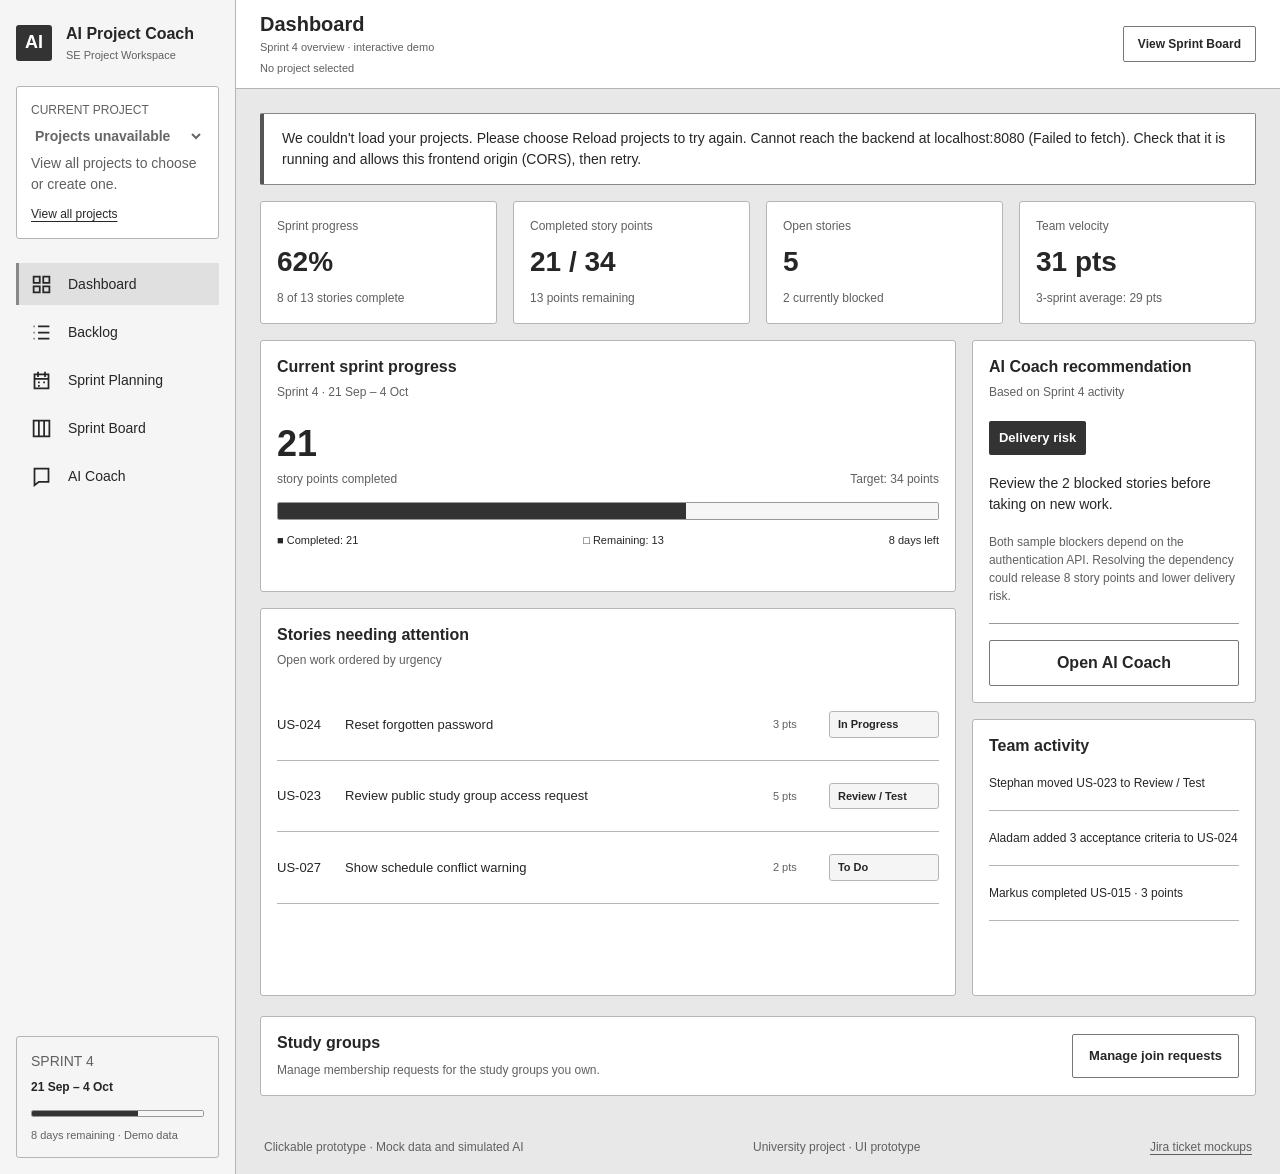
<file: frontend/index.html>
<!DOCTYPE html>
<html lang="en">
<head>
    <meta charset="UTF-8">
    <meta name="viewport" content="width=device-width, initial-scale=1.0">
    <title>AI Project Coach</title>
    <link rel="stylesheet" href="css/style.css">
</head>
<body>
    <a class="skip-link" href="#main-content">Skip to content</a>
    <div class="app-layout">
        <aside class="sidebar">
            <a class="brand" href="#dashboard" aria-label="AI Project Coach dashboard">
                <span class="brand-mark" aria-hidden="true">AI</span>
                <span>AI Project Coach<span class="brand-caption">SE Project Workspace</span></span>
            </a>
            <div class="project-selector">
                <label for="current-project">Current project</label>
                <select id="current-project" name="current-project" disabled>
                    <option value="">Loading projects…</option>
                </select>
                <p id="current-project-description">Projects</p>
                <a class="project-overview-link" href="#projects">View all projects</a>
            </div>
            <nav aria-label="Main navigation">
                <ul class="nav-list">
                    <li><a class="nav-link is-active" href="#dashboard" aria-current="page"><svg class="nav-icon" viewBox="0 0 24 24" fill="none" stroke="currentColor" stroke-width="2" aria-hidden="true"><path d="M3 3h7v7H3zM14 3h7v7h-7zM3 14h7v7H3zM14 14h7v7h-7z"/></svg>Dashboard</a></li>
                    <li><a class="nav-link" href="#backlog"><svg class="nav-icon" viewBox="0 0 24 24" fill="none" stroke="currentColor" stroke-width="2" aria-hidden="true"><path d="M8 5h13M8 12h13M8 19h13M3 5h1M3 12h1M3 19h1"/></svg>Backlog</a></li>
                    <li><a class="nav-link" href="#sprint-planning"><svg class="nav-icon" viewBox="0 0 24 24" fill="none" stroke="currentColor" stroke-width="2" aria-hidden="true"><path d="M4 5h16v16H4zM4 10h16M8 2v6M16 2v6M8 14h2M14 14h2M8 18h2"/></svg>Sprint Planning</a></li>
                    <li><a class="nav-link" href="#sprint-board"><svg class="nav-icon" viewBox="0 0 24 24" fill="none" stroke="currentColor" stroke-width="2" aria-hidden="true"><path d="M3 3h18v18H3zM9 3v18M15 3v18"/></svg>Sprint Board</a></li>
                    <li><a class="nav-link" href="#ai-coach"><svg class="nav-icon" viewBox="0 0 24 24" fill="none" stroke="currentColor" stroke-width="2" aria-hidden="true"><path d="M4 3h16v15H9l-5 4z"/></svg>AI Coach</a></li>
                </ul>
            </nav>
            <section class="sidebar-footer" aria-labelledby="sidebar-sprint-title">
                <h2 id="sidebar-sprint-title">SPRINT 4</h2>
                <p><strong>21 Sep – 4 Oct</strong></p>
                <progress value="21" max="34" aria-label="Sprint summary: 21 of 34 points complete">62%</progress>
                <span class="sidebar-caption">8 days remaining · Demo data</span>
            </section>
        </aside>

        <div class="main-layout">
            <header class="app-header">
                <div><h1 id="app-page-title" tabindex="-1">Dashboard</h1><p id="app-page-subtitle">Sprint 4 overview · interactive demo</p><p id="workspace-project-context">Loading project context…</p></div>
                <div class="header-actions">
                    <button class="request-button request-button-primary header-action project-create-trigger" data-page="projects" type="button" hidden>Create Project</button>
                    <a id="header-sprint-board" class="request-button" href="#sprint-board">View Sprint Board</a>
                    <button id="reload-stories" class="request-button header-action" data-page="backlog" type="button" hidden>Reload stories</button>
                    <a class="request-button header-action" data-page="backlog" href="#story-assistant" hidden>Generate with AI</a>
                    <button class="request-button request-button-primary header-action" data-page="backlog" id="create-story" type="button" disabled hidden>Create User Story</button>
                    <span class="status-badge header-action" data-page="story-assistant" hidden>AI-assisted demo draft</span>
                    <button class="request-button header-action" data-page="sprint-planning" id="end-voting" type="button" hidden>End Voting</button>
                    <button class="request-button request-button-primary header-action" data-page="sprint-planning" id="add-to-sprint" type="button" hidden>Add to Sprint 5</button>
                    <a class="request-button request-button-primary header-action" data-page="sprint-board" href="#backlog" hidden>Add Story</a>
                    <button class="request-button header-action" data-page="ai-coach" id="export-summary" type="button" hidden>Export Summary</button>
                    <button class="request-button request-button-primary header-action" data-page="ai-coach" id="start-retro" type="button" hidden>Start Team Retrospective</button>
                </div>
            </header>

            <main id="main-content" tabindex="-1">
                <p id="demo-feedback" class="request-message" role="status" aria-atomic="true"></p>
                <section id="dashboard" class="page" aria-labelledby="dashboard-title">
                    <div class="page-heading dashboard-heading">
                        <h2 id="dashboard-title" tabindex="-1">Dashboard</h2><p>Sprint 4 overview · interactive demo</p>
                    </div>

                    <div class="overview-grid">
                        <article class="overview-card" aria-labelledby="progress-label">
                            <h3 id="progress-label">Sprint progress</h3>
                            <p class="card-value">62%</p>
                            <p class="card-description">8 of 13 stories complete</p>
                        </article>
                        <article class="overview-card" aria-labelledby="points-label">
                            <h3 id="points-label">Completed story points</h3>
                            <p class="card-value">21 / 34</p>
                            <p class="card-description">13 points remaining</p>
                        </article>
                        <article class="overview-card" aria-labelledby="stories-label">
                            <h3 id="stories-label">Open stories</h3>
                            <p class="card-value">5</p>
                            <p class="card-description">2 currently blocked</p>
                        </article>
                        <article class="overview-card" aria-labelledby="velocity-label">
                            <h3 id="velocity-label">Team velocity</h3>
                            <p class="card-value">31 pts</p>
                            <p class="card-description">3-sprint average: 29 pts</p>
                        </article>
                    </div>

                    <div class="dashboard-columns">
                        <div class="dashboard-primary">
                            <article class="panel sprint-panel" aria-labelledby="current-sprint-title">
                                <h3 id="current-sprint-title">Current sprint progress</h3>
                                <p class="panel-subtitle">Sprint 4 · 21 Sep – 4 Oct</p>
                                <p class="sprint-total">21</p>
                                <div class="progress-label"><span>story points completed</span><span>Target: 34 points</span></div>
                                <progress value="21" max="34" aria-label="Current sprint progress: 21 of 34 story points complete">62%</progress>
                                <div class="progress-legend"><span>■ Completed: 21</span><span>□ Remaining: 13</span><span>8 days left</span></div>
                            </article>

                            <article class="panel attention-panel" aria-labelledby="attention-title">
                                <h3 id="attention-title">Stories needing attention</h3>
                                <p class="panel-subtitle">Open work ordered by urgency</p>
                                <ul class="story-list">
                                    <li><span>US-024</span><span>Reset forgotten password</span><span class="story-points">3 pts</span><span class="status-badge">In Progress</span></li>
                                    <li><span>US-023</span><span>Review public study group access request</span><span class="story-points">5 pts</span><span class="status-badge">Review / Test</span></li>
                                    <li><span>US-027</span><span>Show schedule conflict warning</span><span class="story-points">2 pts</span><span class="status-badge">To Do</span></li>
                                </ul>
                            </article>
                        </div>

                        <div class="dashboard-secondary">
                            <article class="panel coach-panel" aria-labelledby="recommendation-title">
                                <h3 id="recommendation-title">AI Coach recommendation</h3>
                                <p class="panel-subtitle">Based on Sprint 4 activity</p>
                                <span class="risk-badge">Delivery risk</span>
                                <p class="recommendation-copy">Review the 2 blocked stories before taking on new work.</p>
                                <p class="panel-copy">Both sample blockers depend on the authentication API. Resolving the dependency could release 8 story points and lower delivery risk.</p>
                                <div class="panel-action"><a class="request-button" href="#ai-coach">Open AI Coach</a></div>
                            </article>

                            <article class="panel activity-panel" aria-labelledby="activity-title">
                                <h3 id="activity-title">Team activity</h3>
                                <ul class="activity-list">
                                    <li>Stephan moved US-023 to Review / Test</li>
                                    <li>Aladam added 3 acceptance criteria to US-024</li>
                                    <li>Markus completed US-015 · 3 points</li>
                                </ul>
                            </article>
                        </div>
                    </div>

                    <article class="panel study-groups-panel" aria-labelledby="study-groups-title">
                        <div><h3 id="study-groups-title">Study groups</h3><p class="panel-copy">Manage membership requests for the study groups you own.</p></div>
                        <a class="request-button" href="#join-requests">Manage join requests</a>
                    </article>
                </section>

                <section id="projects" class="page" aria-labelledby="projects-title" hidden>
                    <div class="page-heading">
                        <h2 id="projects-title">Project Overview</h2>
                        <p>Select a project to view its details and continue in the workspace.</p>
                    </div>
                    <p class="project-demo-note">Projects and manual stories are stored after a successful save. Dashboard and sprint tools still show sample data.</p>
                    <p id="project-success" class="request-message" role="status" aria-atomic="true"></p>
                    <p id="project-error" class="request-message request-message-error" role="alert" aria-atomic="true"></p>
                    <div class="toolbar">
                        <p id="project-count" class="project-count" role="status" aria-atomic="true">Loading projects…</p>
                        <button id="reload-projects" class="request-button" type="button">Reload projects</button>
                    </div>
                    <div id="projects-empty" class="panel project-empty" hidden>
                        <h3>No projects yet</h3>
                        <p>Create your first project to get started.</p>
                        <button class="request-button request-button-primary project-create-trigger" type="button">Create Project</button>
                    </div>
                    <ul id="project-list" class="project-grid" aria-label="Your projects" aria-busy="true"></ul>
                    <article id="project-details" class="panel project-details" aria-labelledby="project-details-title" hidden>
                        <p class="field-help">Selected project</p>
                        <h3 id="project-details-title" tabindex="-1"></h3>
                        <p id="project-details-description" class="panel-copy"></p>
                        <p class="field-help">Continue to the existing demo dashboard, backlog, and sprint tools.</p>
                        <a class="request-button request-button-primary" href="#dashboard">Open workspace</a>
                    </article>
                    <noscript><p>Enable JavaScript to view, select, and create projects.</p></noscript>
                </section>

                <section id="backlog" class="page" aria-labelledby="backlog-title" hidden>
                    <div class="page-heading"><h2 id="backlog-title">Backlog &amp; User Story Management</h2><p>Create, refine, prioritise, and prepare stories for sprint planning</p></div>
                    <div class="toolbar">
                        <label class="search-field"><span class="sr-only">Search user stories</span><input id="backlog-search" type="search" placeholder="Search user stories…"></label>
                        <label><span class="sr-only">Filter backlog priority</span><select id="backlog-priority"><option value="">Priority: All</option><option>High</option><option>Medium</option><option>Low</option></select></label>
                        <label><span class="sr-only">Filter backlog status</span><select id="backlog-status"><option value="">Status: All</option><option>Backlog</option><option>Ready</option><option>Draft</option><option>Refine</option><option>In Sprint</option></select></label>
                        <p id="backlog-count" class="toolbar-summary" role="status"></p>
                    </div>
                    <p id="backlog-error" class="request-message request-message-error" role="alert" aria-atomic="true"></p>
                    <div class="table-panel"><table><caption class="sr-only">Stories in the selected project</caption><thead><tr><th scope="col">ID</th><th scope="col">User story</th><th scope="col">Priority</th><th scope="col">Points</th><th scope="col">Status</th><th scope="col"><span class="sr-only">Actions</span></th></tr></thead><tbody id="backlog-rows" aria-busy="false"></tbody></table><p id="backlog-empty" class="empty-notice" hidden>No stories match your filters. Try another search or choose All.</p><p class="table-footer">Manual user stories are saved to the selected project.</p></div>
                    <article id="ai-draft-previews" class="panel spaced-button" hidden><h3>AI draft previews · Not saved</h3><p class="field-help">These local assistant drafts reset on refresh and are separate from the saved project backlog.</p><ul id="ai-draft-list"></ul></article>
                </section>

                <section id="story-assistant" class="page" data-nav-parent="backlog" aria-labelledby="assistant-title" hidden>
                    <div class="page-heading"><h2 id="assistant-title">AI User Story Assistant</h2><p>Turn a natural-language requirement into a structured backlog item</p></div>
                    <div class="assistant-grid">
                        <div class="stack">
                            <article class="panel"><h3>1. Describe the requirement</h3><p class="panel-subtitle">Write what the user needs in plain language. Include relevant constraints or business rules.</p>
                                <label class="sr-only" for="story-requirement">Requirement</label><textarea id="story-requirement" rows="7" maxlength="1000">Students should be able to request access to a public study group. The owner needs to approve the request before the student can see private posts.</textarea>
                                <p class="field-help">Be specific about the actor and desired outcome. <span id="requirement-count"></span></p>
                                <button id="generate-story" class="request-button request-button-primary full-width" type="button">Generate User Story</button><p class="field-help">Demo only: shows a sample draft; no AI service is connected.</p>
                            </article>
                            <article class="panel grow"><h3>Project context</h3><p class="panel-subtitle">Context helps the assistant create a more relevant draft.</p><label class="field-label" for="product-area">Product area</label><select id="product-area"><option>Study Groups</option></select><label class="field-label" for="primary-user">Primary user</label><select id="primary-user"><option>University student</option></select></article>
                        </div>
                        <article class="panel"><h3>2. Review AI-generated story</h3><p class="panel-subtitle">Check the wording and acceptance criteria before adding this item to the backlog.</p>
                            <div class="draft-story"><div class="panel-heading"><h4>Suggested user story</h4><span class="status-badge">Priority: Medium</span></div><label class="sr-only" for="suggested-story">Suggested story text</label><textarea id="suggested-story" rows="5">As a university student,
I want to request access to a public study group,
so that I can participate after the group owner approves me.</textarea></div>
                            <div class="panel-heading"><h4>Suggested acceptance criteria</h4><span class="muted">4 criteria</span></div>
                            <ul class="criteria-list"><li>Given I am viewing a public study group, when I select Join, then my request is sent to the group owner.</li><li>The group owner receives a notification containing my name and study interests.</li><li>I see a Pending status until the owner approves or declines the request.</li><li>I cannot submit a second request while one is pending.</li></ul>
                            <div class="panel-action action-row"><span class="field-help">Review the sample output for accuracy before saving.</span><button id="add-draft" class="request-button request-button-primary" type="button">Add to Backlog</button></div>
                        </article>
                    </div>
                </section>

                <section id="sprint-planning" class="page" aria-labelledby="planning-title" hidden>
                    <div class="page-heading"><h2 id="planning-title">Sprint Planning &amp; Planning Poker</h2><p>Plan sprints for the selected project · Planning Poker demo below</p></div>
                    <div id="sprint-management" class="stack" aria-busy="false">
                        <p id="sprint-success" class="request-message" role="status" aria-atomic="true"></p>
                        <p id="sprint-error" class="request-message request-message-error" role="alert" aria-atomic="true" tabindex="-1"></p>
                        <div class="sprint-management-grid">
                            <article class="panel" aria-labelledby="create-sprint-title">
                                <h3 id="create-sprint-title">Create sprint</h3>
                                <p class="field-help">Saved to the selected project after the backend confirms success.</p>
                                <form id="sprint-form" novalidate>
                                    <label class="field-label" for="sprint-name">Sprint name (required)</label>
                                    <input id="sprint-name" name="name" type="text" maxlength="100" required aria-describedby="sprint-name-error" disabled>
                                    <p id="sprint-name-error" class="story-field-error" role="alert"></p>
                                    <div class="form-grid">
                                        <div><label class="field-label" for="sprint-start">Start date (required)</label><input id="sprint-start" name="startDate" type="date" required aria-describedby="sprint-start-error" disabled><p id="sprint-start-error" class="story-field-error" role="alert"></p></div>
                                        <div><label class="field-label" for="sprint-end">End date (required)</label><input id="sprint-end" name="endDate" type="date" required aria-describedby="sprint-end-error" disabled><p id="sprint-end-error" class="story-field-error" role="alert"></p></div>
                                    </div>
                                    <label class="field-label" for="sprint-goal">Sprint goal (optional)</label>
                                    <textarea id="sprint-goal" name="goal" rows="3" disabled></textarea>
                                    <div class="panel-action"><button id="create-sprint" class="request-button request-button-primary" type="submit" disabled>Create sprint</button></div>
                                </form>
                            </article>
                            <article class="panel" aria-labelledby="project-sprints-title">
                                <h3 id="project-sprints-title">Project sprints</h3>
                                <p id="sprint-load-status" class="field-help" role="status" aria-atomic="true">Select a project to plan its sprints.</p>
                                <div class="toolbar">
                                    <label for="planning-sprint">Selected sprint</label>
                                    <select id="planning-sprint" disabled><option value="">Select a sprint</option></select>
                                    <button id="reload-sprints" class="request-button" type="button" disabled>Reload planning</button>
                                </div>
                                <p id="sprints-empty" class="empty-notice" hidden>No sprints yet. Use Create sprint to add the first one.</p>
                                <div id="planning-sprint-details" hidden>
                                    <h4 id="planning-sprint-name" tabindex="-1"></h4>
                                    <p id="planning-sprint-dates" class="panel-copy"></p>
                                    <h4>Sprint goal</h4>
                                    <p id="planning-sprint-goal" class="sprint-goal"></p>
                                    <p class="field-help">Goals are set when creating a sprint. Editing an existing goal is not supported yet.</p>
                                </div>
                            </article>
                        </div>
                        <article class="panel" aria-labelledby="sprint-stories-title">
                            <h3 id="sprint-stories-title">Assign project stories</h3>
                            <p class="field-help">Choose a sprint above. Stories assigned to another sprint must be removed there first.</p>
                            <p id="sprint-story-summary" role="status" aria-atomic="true">Select a project and sprint to view its stories.</p>
                            <div class="table-panel">
                                <table><caption class="sr-only">Stories belonging to the selected project and their sprint assignments</caption><thead><tr><th scope="col">ID</th><th scope="col">User story</th><th scope="col">Assignment</th><th scope="col">Action</th></tr></thead><tbody id="sprint-story-rows"></tbody></table>
                            </div>
                            <p id="sprint-stories-empty" class="empty-notice" hidden>No stories in this project. <a href="#backlog">Create a user story in Backlog</a>, then reload planning.</p>
                        </article>
                    </div>
                    <div class="poker-demo-heading"><h3>Planning Poker · Existing demo</h3><p class="field-help">The sample story, estimates, and header voting actions below remain a separate demo. Use Assign and Remove above to save real sprint assignments.</p></div>
                    <article class="panel selected-story"><h3>Selected user story</h3><div class="selected-story-grid"><div><p><strong>US-026</strong> <span class="status-badge">Medium</span> <span class="status-badge">Study Groups</span></p><h4>Request access to a public study group</h4><p>As a university student, I want to request access to a public study group, so that I can participate after the group owner approves me.</p></div><div><h4>Acceptance criteria (4)</h4><ul class="criteria-list compact"><li>Join request is sent to the group owner</li><li>Student sees a Pending status</li><li>Duplicate requests are prevented</li><li>Private posts stay hidden until approval</li></ul></div></div></article>
                    <div class="planning-grid">
                        <article class="panel"><h3>Team estimates</h3><p id="voting-description" class="panel-subtitle">Votes are revealed. Discuss the difference before agreeing a final estimate.</p><div id="team-estimates" class="estimate-grid"></div>
                            <fieldset class="vote-fieldset"><legend>Your estimate</legend><p id="selected-estimate" role="status">Selected: 5 points</p><div id="vote-options" class="vote-options" role="group" aria-label="Choose your estimate"></div></fieldset>
                        </article>
                        <article class="panel"><h3>AI-generated estimate</h3><p class="panel-subtitle">Comparable stories and acceptance criteria were considered. Sample analysis only.</p><div class="estimate-suggestion"><h4>Suggested estimate</h4><strong>5</strong><span>story points</span></div><h4>Why 5 points?</h4><p class="panel-copy">The story includes a request workflow, a new Pending state, one notification, and duplicate-request validation. Similar stories averaged 4.7 points.</p><div class="panel-action"><p class="field-help">Confidence: Medium · Team range: 3–8</p><button id="use-estimate" class="request-button full-width" type="button">Use 5 as Final Estimate</button></div></article>
                    </div>
                </section>

                <section id="sprint-board" class="page" aria-labelledby="board-title" hidden>
                    <div class="page-heading"><h2 id="board-title">Sprint Board</h2><p>Sprint 4 · 21 of 34 story points completed · 8 days remaining</p></div>
                    <div class="toolbar"><label><span class="sr-only">Sprint</span><select><option>Sprint 4</option></select></label><label><span class="sr-only">Filter assignee</span><select id="board-assignee"><option value="">Assignee: All</option><option value="SG">Serhat Goektas</option><option value="AM">Aladam Mishref</option><option value="SL">Stephan Lottes</option><option value="EMM">Enrique Morales Mesino</option><option value="NA">Nuri Ali</option><option value="MR">Markus Rizkalla</option></select></label><label><span class="sr-only">Filter board priority</span><select id="board-priority"><option value="">Priority: All</option><option>High</option><option>Medium</option><option>Low</option></select></label><p id="board-count" class="toolbar-summary" role="status"></p></div>
                    <div id="board-columns" class="board-grid"></div>
                </section>

                <section id="ai-coach" class="page" aria-labelledby="coach-title" hidden>
                    <div class="page-heading"><h2 id="coach-title">AI Retrospective / Project Coach</h2><p>Sprint 4 completed · Sample AI analysis from board history and team activity</p></div>
                    <div class="overview-grid"><article class="overview-card"><h3>Planned story points</h3><p class="card-value">34</p><p class="card-description">13 total stories</p></article><article class="overview-card"><h3>Completed story points</h3><p class="card-value">21</p><p class="card-description">8 completed stories</p></article><article class="overview-card"><h3>Carry-over stories</h3><p class="card-value">5</p><p class="card-description">13 points · 5 carry-over stories</p></article><article class="overview-card"><h3>Average cycle time</h3><p class="card-value">4.2 days</p><p class="card-description">0.8 days slower than Sprint 3</p></article></div>
                    <div class="retro-grid"><div class="stack"><article class="panel"><h3>Sprint outcome</h3><p class="panel-subtitle">Planned versus completed points</p><div class="progress-label"><span>Planned</span><strong>34 pts · 13 stories</strong></div><progress value="34" max="34" aria-label="Planned: 34 story points">34</progress><div class="progress-label"><span>Completed</span><strong>21 pts · 8 stories</strong></div><progress value="21" max="34" aria-label="Completed: 21 of 34 story points">21</progress></article><article class="panel grow"><h3>Delivery signals</h3><dl class="signal-list"><div><dt>Stories completed</dt><dd>8 / 13</dd></div><div><dt>Blocked time</dt><dd>6.5 days</dd></div><div><dt>Reopened stories</dt><dd>2</dd></div><div><dt>Scope added mid-sprint</dt><dd>5 pts</dd></div></dl></article></div>
                        <article class="panel"><h3>AI Coach analysis</h3><p class="panel-subtitle">AI identifies possible problems and suggests improvements. The team discusses and decides what to do. Demo analysis only.</p><div class="analysis-grid"><div><div class="panel-heading"><h4>Possible problems</h4><span class="risk-badge">AI detected 3</span></div><div class="analysis-card"><h5>! Authentication work is blocking delivery</h5><span class="muted">High impact</span><p>Two stories waited more than three days for the same API dependency.</p></div><div class="analysis-card"><h5>! Review work is clustering late</h5><span class="muted">Medium impact</span><p>Six of eight completed stories entered review in the final three sprint days.</p></div><div class="analysis-card"><h5>! Mid-sprint scope increased delivery pressure</h5><span class="muted">Medium impact</span><p>5 story points were added after the sprint started, increasing the committed workload.</p></div></div>
                            <div><h4>Suggested improvements for Sprint 5</h4><span class="status-badge">Next sprint</span><ol class="improvement-list"><li><h5>Schedule an authentication dependency check</h5><p>Confirm API ownership and test data before Sprint 5 begins.</p></li><li><h5>Set a daily review handoff</h5><p>Reserve 30 minutes each afternoon for code review and QA assignment.</p></li><li><h5>Protect the sprint scope</h5><p>Avoid adding new work during an active sprint unless equivalent scope is removed or the change is explicitly agreed by the team.</p></li></ol><button id="create-actions" class="request-button request-button-primary full-width" type="button">Create Sprint 5 Action Items</button><button id="ask-coach" class="request-button full-width spaced-button" type="button">Ask AI Coach a Follow-up</button><div id="coach-followup" hidden><label class="field-label" for="coach-question">Team follow-up question</label><textarea id="coach-question" rows="3" placeholder="What should the team discuss next?"></textarea><p class="field-help">Use this question during your team discussion. Live AI answers are not connected.</p></div></div></div>
                            <div id="team-retrospective" class="panel-action" hidden><label class="field-label" for="retro-notes">Team retrospective notes</label><textarea id="retro-notes" rows="4" placeholder="What went well? What should change next sprint?"></textarea><p class="field-help">Discussion notes stay in this preview until refresh.</p></div>
                        </article>
                    </div>
                </section>

                <section id="join-requests" class="page join-requests-page" data-nav-parent="dashboard" aria-labelledby="join-requests-title" hidden>
                    <a class="back-link" href="#dashboard">← Back to Dashboard</a>
                    <div class="page-heading">
                        <p class="eyebrow">Study groups · Owner workspace</p>
                        <h2 id="join-requests-title" tabindex="-1">Join Requests</h2>
                        <p>Review who wants to join the study groups you own.</p>
                    </div>
                    <div class="requests-demo">
                        <p><strong>Demo data.</strong> Decisions apply to this preview only and reset when you refresh.</p>
                        <label><input id="fail-next-request" type="checkbox"> Simulate a failure on the next approval or rejection</label>
                    </div>
                    <p id="request-success" class="request-message" role="status" aria-atomic="true"></p>
                    <p id="request-error" class="request-message request-message-error" role="alert" aria-atomic="true"></p>
                    <div class="requests-heading">
                        <h3>Study group requests</h3>
                        <p id="request-summary" role="status" aria-atomic="true">Loading requests…</p>
                    </div>
                    <p id="requests-empty" class="requests-empty" hidden>No pending requests. All study group requests have been reviewed.</p>
                    <ul id="request-list" class="request-list" aria-label="Study group join requests" aria-busy="true"></ul>
                    <button id="retry-requests" class="request-button" type="button" hidden>Retry loading requests</button>
                    <noscript><p>Enable JavaScript to review and approve study group join requests.</p></noscript>
                </section>

                <template id="request-card-template">
                    <li class="request-card">
                        <div class="request-details">
                            <h4 class="requester-name"></h4>
                            <p>Study group: <span class="request-group"></span></p>
                            <p>Status: <span class="request-status" tabindex="-1"></span></p>
                        </div>
                        <div class="request-actions">
                            <button class="request-button request-button-primary" type="button" data-decision="approved">Approve</button>
                            <button class="request-button" type="button" data-decision="rejected">Reject</button>
                        </div>
                    </li>
                </template>
                <dialog id="story-dialog" aria-labelledby="story-dialog-title" aria-describedby="story-dialog-help">
                    <form id="story-form" novalidate>
                        <h2 id="story-dialog-title">Create User Story</h2>
                        <p id="story-dialog-help" class="field-help">Create a user story in the selected project. It will be saved when the backend confirms success.</p>
                        <p id="story-save-error" class="request-message request-message-error" role="alert" aria-atomic="true"></p>

                        <label class="field-label" for="new-story-title">Title (required)</label>
                        <input id="new-story-title" name="title" type="text" maxlength="120" required aria-describedby="story-title-error">
                        <p id="story-title-error" class="story-field-error" role="alert"></p>

                        <label class="field-label" for="new-story-description">Description (required)</label>
                        <textarea id="new-story-description" name="description" rows="3" maxlength="2000" required aria-describedby="story-description-error"></textarea>
                        <p id="story-description-error" class="story-field-error" role="alert"></p>

                        <label class="field-label" for="new-story-criterion">Acceptance criteria (at least one required)</label>
                        <p id="story-criteria-help" class="field-help">Enter one criterion at a time, then choose Add criterion or press Enter.</p>
                        <div class="criterion-entry">
                            <input id="new-story-criterion" type="text" maxlength="500" aria-describedby="story-criteria-help story-criteria-error">
                            <button id="add-story-criterion" class="request-button" type="button">Add criterion</button>
                        </div>
                        <p id="story-criteria-error" class="story-field-error" role="alert"></p>
                        <p id="story-criteria-count" class="field-help" role="status" aria-atomic="true">0 criteria added</p>
                        <ul id="manual-story-criteria" class="manual-story-criteria" aria-label="Added acceptance criteria"></ul>

                        <div class="form-grid">
                            <div><label class="field-label" for="new-story-priority">Priority (optional)</label><select id="new-story-priority"><option>Low</option><option selected>Medium</option><option>High</option></select></div>
                            <div><label class="field-label" for="new-story-points">Story points (optional)</label><input id="new-story-points" type="number" min="0" max="100" step="1" value="3" aria-describedby="story-points-error"><p id="story-points-error" class="story-field-error" role="alert"></p></div>
                        </div>
                        <div class="panel-action action-row">
                            <button id="cancel-story" class="request-button" type="button">Cancel</button>
                            <button id="save-story" class="request-button request-button-primary" type="submit">Create Story</button>
                        </div>
                    </form>
                </dialog>
                <dialog id="project-dialog" aria-labelledby="project-dialog-title" aria-describedby="project-dialog-description">
                    <form id="project-form" novalidate>
                        <h2 id="project-dialog-title">Create Project</h2>
                        <p id="project-dialog-description" class="field-help">Enter a name and an optional description to create a project.</p>
                        <p id="project-form-error" class="request-message request-message-error" role="alert" aria-atomic="true"></p>
                        <fieldset id="project-form-fields" class="project-form-fields">
                            <label class="field-label" for="project-name">Project name (required)</label>
                            <input id="project-name" name="name" type="text" maxlength="100" required aria-describedby="project-name-help project-name-error" autocomplete="off">
                            <p id="project-name-help" class="field-help">Use a short, descriptive name, up to 100 characters.</p>
                            <p id="project-name-error" class="project-field-error" role="alert"></p>
                            <label class="field-label" for="project-description">Description (optional)</label>
                            <textarea id="project-description" name="description" rows="4" maxlength="500" aria-describedby="project-description-help"></textarea>
                            <p id="project-description-help" class="field-help">A brief description, up to 500 characters.</p>
                            <div class="panel-action action-row">
                                <button id="cancel-project" class="request-button" type="button">Cancel</button>
                                <button id="save-project" class="request-button request-button-primary" type="submit">Create Project</button>
                            </div>
                        </fieldset>
                    </form>
                </dialog>
            </main>
            <footer class="app-footer">Clickable prototype · Mock data and simulated AI <span>University project · UI prototype</span><a href="jira-mockups/">Jira ticket mockups</a></footer>
        </div>
    </div>
    <script src="js/project-service.js"></script>
    <script src="js/app.js"></script>
    <script src="js/sprint-planning.js"></script>
    <script src="js/projects.js"></script>
</body>
</html>
</file>
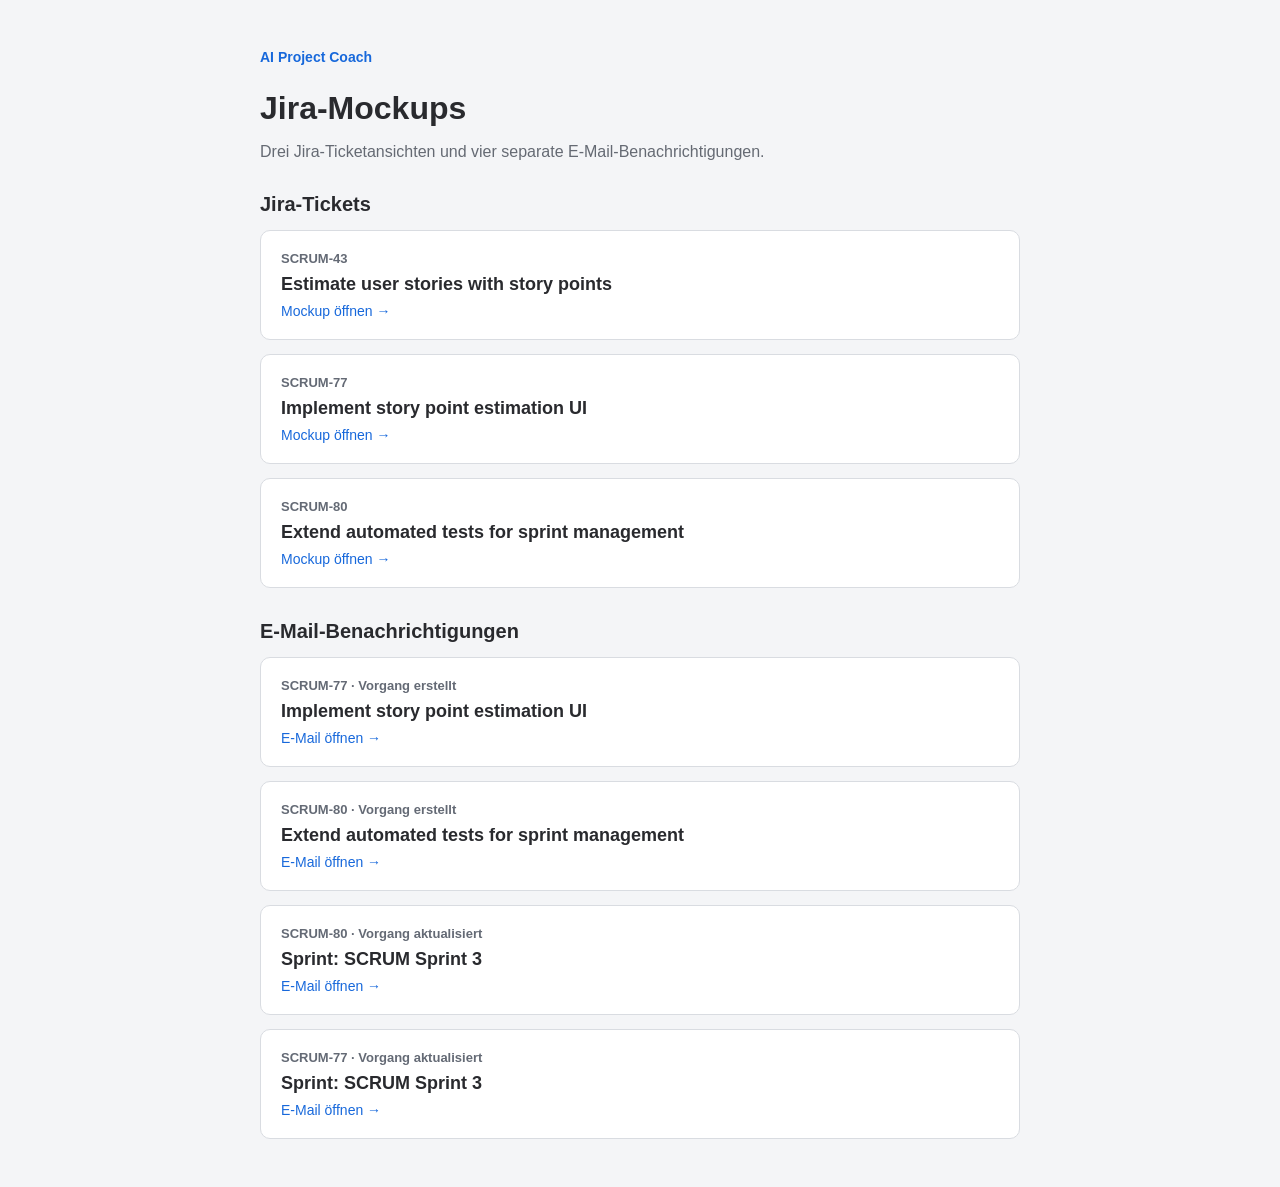
<file: frontend/jira-mockups/index.html>
<!DOCTYPE html>
<html lang="de">
  <head>
    <meta charset="UTF-8" />
    <meta name="viewport" content="width=device-width, initial-scale=1.0" />
    <title>Jira-Mockups</title>
    <link rel="stylesheet" href="mockups.css" />
  </head>
  <body class="gallery-page">
    <main class="gallery">
      <header class="gallery-header">
        <a class="gallery-brand" href="../index.html">AI Project Coach</a>
        <h1>Jira-Mockups</h1>
        <p>Drei Jira-Ticketansichten und vier separate E-Mail-Benachrichtigungen.</p>
      </header>
      <section class="gallery-section" aria-labelledby="issue-mockups-title">
        <h2 id="issue-mockups-title">Jira-Tickets</h2>
        <nav class="mockup-list" aria-label="Jira-Ticketansichten">
        <a class="mockup-link" href="scrum-43.html">
          <span class="mockup-key">SCRUM-43</span>
          <span class="mockup-title">Estimate user stories with story points</span>
          <span class="mockup-open">Mockup öffnen →</span>
        </a>
        <a class="mockup-link" href="scrum-77.html">
          <span class="mockup-key">SCRUM-77</span>
          <span class="mockup-title">Implement story point estimation UI</span>
          <span class="mockup-open">Mockup öffnen →</span>
        </a>
        <a class="mockup-link" href="scrum-80.html">
          <span class="mockup-key">SCRUM-80</span>
          <span class="mockup-title">Extend automated tests for sprint management</span>
          <span class="mockup-open">Mockup öffnen →</span>
        </a>
        </nav>
      </section>
      <section class="gallery-section" aria-labelledby="email-mockups-title">
        <h2 id="email-mockups-title">E-Mail-Benachrichtigungen</h2>
        <nav class="mockup-list" aria-label="E-Mail-Benachrichtigungen">
          <a class="mockup-link" href="email-scrum-77-created.html">
            <span class="mockup-key">SCRUM-77 · Vorgang erstellt</span>
            <span class="mockup-title">Implement story point estimation UI</span>
            <span class="mockup-open">E-Mail öffnen →</span>
          </a>
          <a class="mockup-link" href="email-scrum-80-created.html">
            <span class="mockup-key">SCRUM-80 · Vorgang erstellt</span>
            <span class="mockup-title">Extend automated tests for sprint management</span>
            <span class="mockup-open">E-Mail öffnen →</span>
          </a>
          <a class="mockup-link" href="email-scrum-80-updated.html">
            <span class="mockup-key">SCRUM-80 · Vorgang aktualisiert</span>
            <span class="mockup-title">Sprint: SCRUM Sprint 3</span>
            <span class="mockup-open">E-Mail öffnen →</span>
          </a>
          <a class="mockup-link" href="email-scrum-77-updated.html">
            <span class="mockup-key">SCRUM-77 · Vorgang aktualisiert</span>
            <span class="mockup-title">Sprint: SCRUM Sprint 3</span>
            <span class="mockup-open">E-Mail öffnen →</span>
          </a>
        </nav>
      </section>
    </main>
  </body>
</html>
</file>
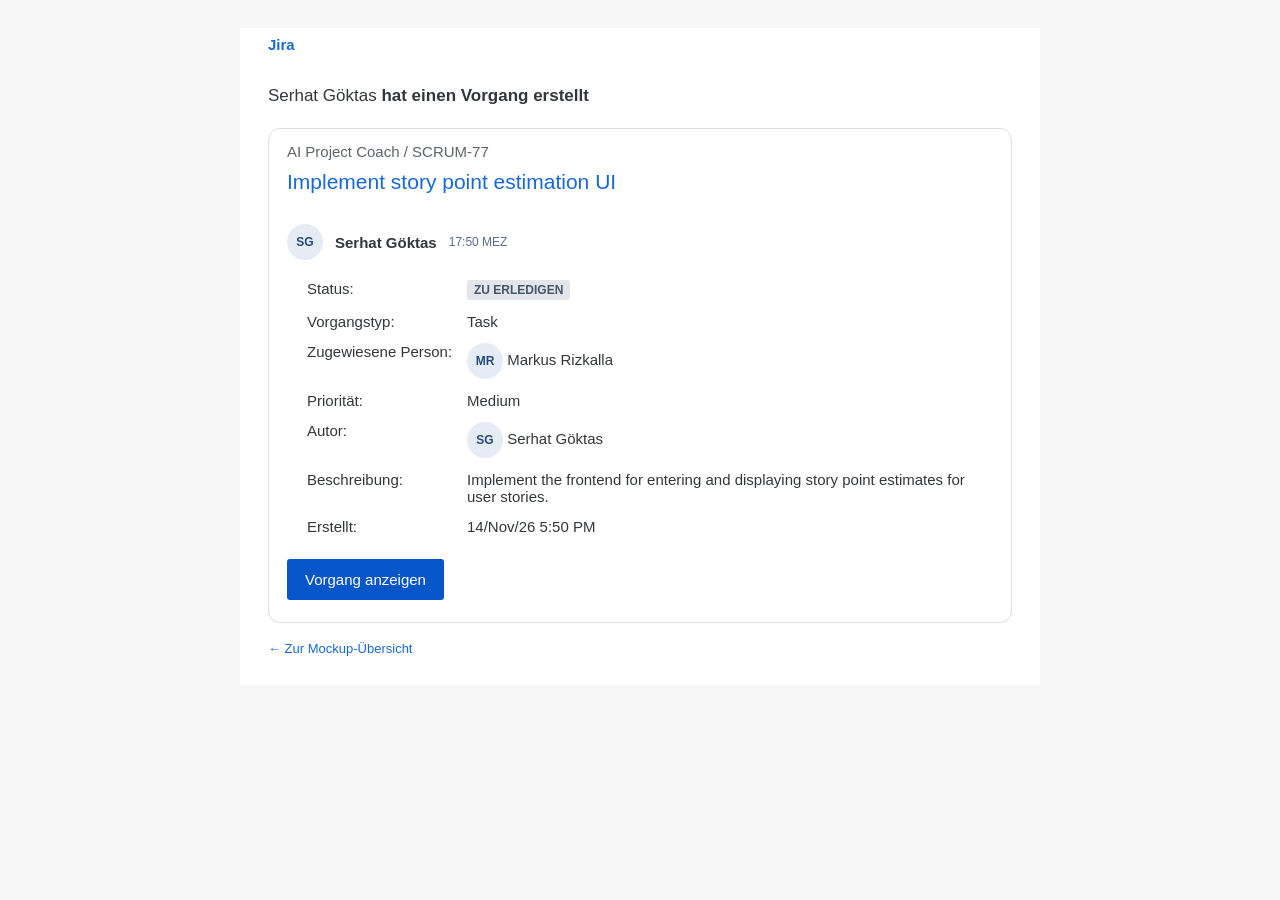
<file: frontend/jira-mockups/email-scrum-77-created.html>
<!DOCTYPE html>
<html lang="de">
  <head>
    <meta charset="UTF-8" />
    <meta name="viewport" content="width=device-width, initial-scale=1.0" />
    <title>SCRUM-77 erstellt · Jira-E-Mail</title>
    <link rel="stylesheet" href="mockups.css" />
  </head>
  <body class="email-page">
    <main class="email-message">
      <div class="email-logo" aria-label="Jira">Jira</div>
      <p class="notification-heading">Serhat Göktas <strong>hat einen Vorgang erstellt</strong></p>
      <article class="notification-card">
        <p class="notification-project">AI Project Coach / SCRUM-77</p>
        <a class="notification-title" href="scrum-77.html">Implement story point estimation UI</a>
        <div class="notification-author">
          <span class="email-avatar" aria-hidden="true">SG</span>
          <strong>Serhat Göktas</strong>
          <time class="notification-time" datetime="2026-11-14T17:50">17:50 MEZ</time>
        </div>
        <dl class="email-fields">
          <dt>Status:</dt><dd><span class="email-status">ZU ERLEDIGEN</span></dd>
          <dt>Vorgangstyp:</dt><dd>Task</dd>
          <dt>Zugewiesene Person:</dt><dd><span class="email-avatar" aria-hidden="true">MR</span> Markus Rizkalla</dd>
          <dt>Priorität:</dt><dd>Medium</dd>
          <dt>Autor:</dt><dd><span class="email-avatar" aria-hidden="true">SG</span> Serhat Göktas</dd>
          <dt>Beschreibung:</dt><dd>Implement the frontend for entering and displaying story point estimates for user stories.</dd>
          <dt>Erstellt:</dt><dd>14/Nov/26 5:50 PM</dd>
        </dl>
        <a class="email-button" href="scrum-77.html">Vorgang anzeigen</a>
      </article>
      <a class="email-back" href="index.html">← Zur Mockup-Übersicht</a>
    </main>
  </body>
</html>
</file>
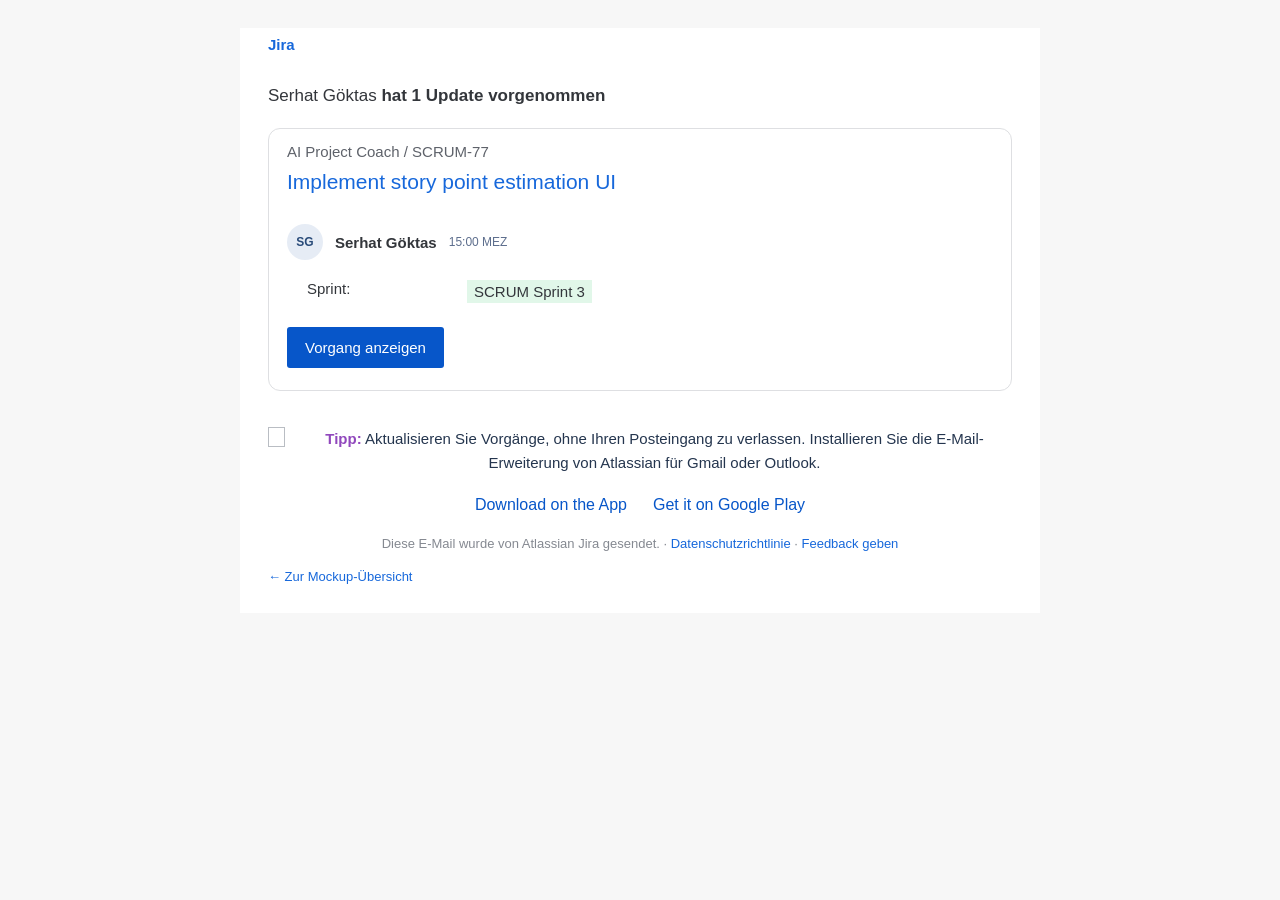
<file: frontend/jira-mockups/email-scrum-77-updated.html>
<!DOCTYPE html>
<html lang="de">
  <head>
    <meta charset="UTF-8" />
    <meta name="viewport" content="width=device-width, initial-scale=1.0" />
    <title>SCRUM-77 aktualisiert · Jira-E-Mail</title>
    <link rel="stylesheet" href="mockups.css" />
  </head>
  <body class="email-page">
    <main class="email-message">
      <div class="email-logo" aria-label="Jira">Jira</div>
      <p class="notification-heading">Serhat Göktas <strong>hat 1 Update vorgenommen</strong></p>
      <article class="notification-card">
        <p class="notification-project">AI Project Coach / SCRUM-77</p>
        <a class="notification-title" href="scrum-77.html">Implement story point estimation UI</a>
        <div class="notification-author">
          <span class="email-avatar" aria-hidden="true">SG</span>
          <strong>Serhat Göktas</strong>
          <time class="notification-time" datetime="2026-11-14T15:00">15:00 MEZ</time>
        </div>
        <dl class="email-fields update-fields">
          <dt>Sprint:</dt><dd><span class="sprint-change">SCRUM Sprint 3</span></dd>
        </dl>
        <a class="email-button" href="scrum-77.html">Vorgang anzeigen</a>
      </article>
      <div class="email-tip"><span><strong>Tipp:</strong> Aktualisieren Sie Vorgänge, ohne Ihren Posteingang zu verlassen. Installieren Sie die E-Mail-Erweiterung von Atlassian für Gmail oder Outlook.</span></div>
      <div class="email-downloads"><span>Download on the App</span><span>Get it on Google Play</span></div>
      <footer class="email-footer">Diese E-Mail wurde von Atlassian Jira gesendet. · <a href="#privacy">Datenschutzrichtlinie</a> · <a href="#feedback">Feedback geben</a></footer>
      <a class="email-back" href="index.html">← Zur Mockup-Übersicht</a>
    </main>
  </body>
</html>
</file>
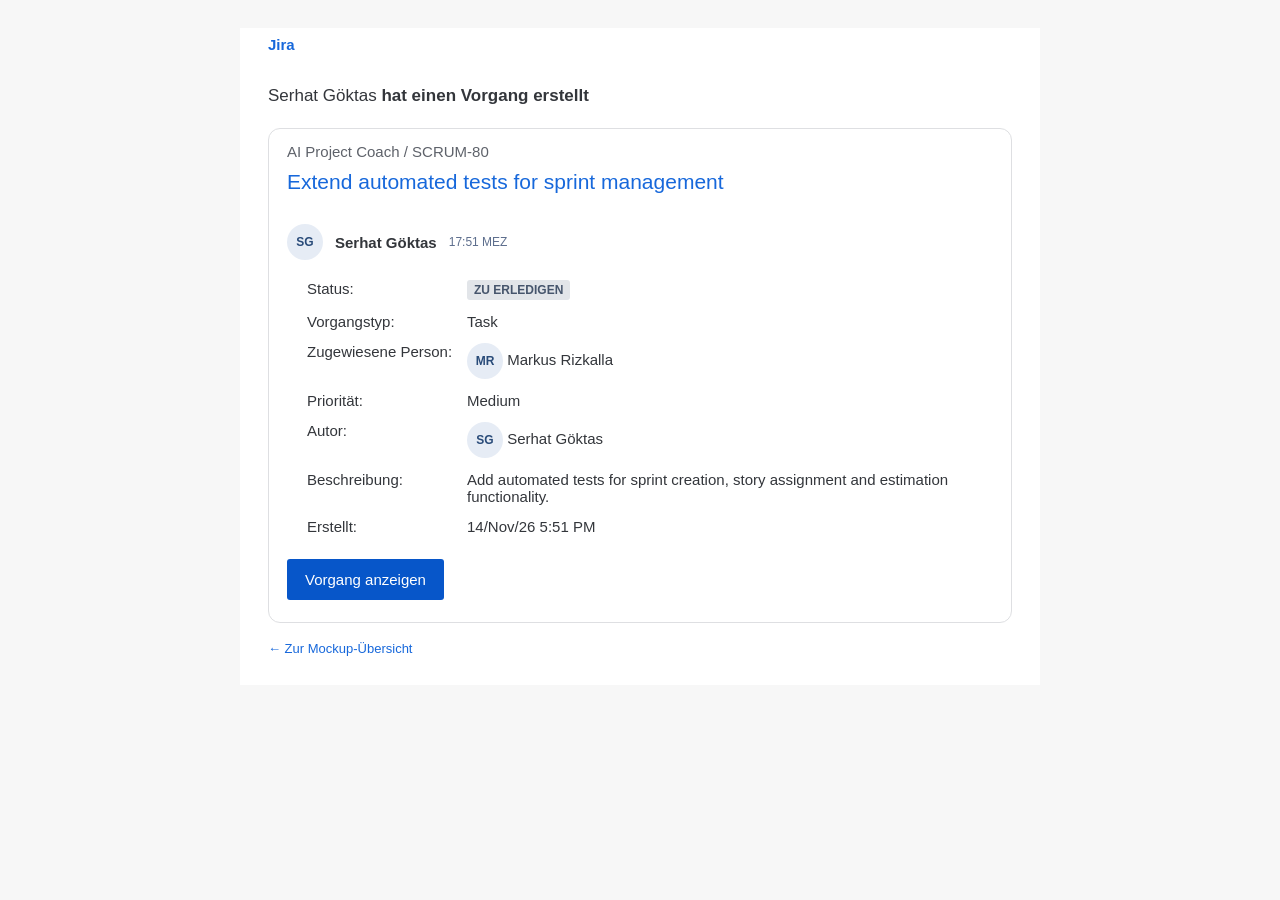
<file: frontend/jira-mockups/email-scrum-80-created.html>
<!DOCTYPE html>
<html lang="de">
  <head>
    <meta charset="UTF-8" />
    <meta name="viewport" content="width=device-width, initial-scale=1.0" />
    <title>SCRUM-80 erstellt · Jira-E-Mail</title>
    <link rel="stylesheet" href="mockups.css" />
  </head>
  <body class="email-page">
    <main class="email-message">
      <div class="email-logo" aria-label="Jira">Jira</div>
      <p class="notification-heading">Serhat Göktas <strong>hat einen Vorgang erstellt</strong></p>
      <article class="notification-card">
        <p class="notification-project">AI Project Coach / SCRUM-80</p>
        <a class="notification-title" href="scrum-80.html">Extend automated tests for sprint management</a>
        <div class="notification-author">
          <span class="email-avatar" aria-hidden="true">SG</span>
          <strong>Serhat Göktas</strong>
          <time class="notification-time" datetime="2026-11-14T17:51">17:51 MEZ</time>
        </div>
        <dl class="email-fields">
          <dt>Status:</dt><dd><span class="email-status">ZU ERLEDIGEN</span></dd>
          <dt>Vorgangstyp:</dt><dd>Task</dd>
          <dt>Zugewiesene Person:</dt><dd><span class="email-avatar" aria-hidden="true">MR</span> Markus Rizkalla</dd>
          <dt>Priorität:</dt><dd>Medium</dd>
          <dt>Autor:</dt><dd><span class="email-avatar" aria-hidden="true">SG</span> Serhat Göktas</dd>
          <dt>Beschreibung:</dt><dd>Add automated tests for sprint creation, story assignment and estimation functionality.</dd>
          <dt>Erstellt:</dt><dd>14/Nov/26 5:51 PM</dd>
        </dl>
        <a class="email-button" href="scrum-80.html">Vorgang anzeigen</a>
      </article>
      <a class="email-back" href="index.html">← Zur Mockup-Übersicht</a>
    </main>
  </body>
</html>
</file>
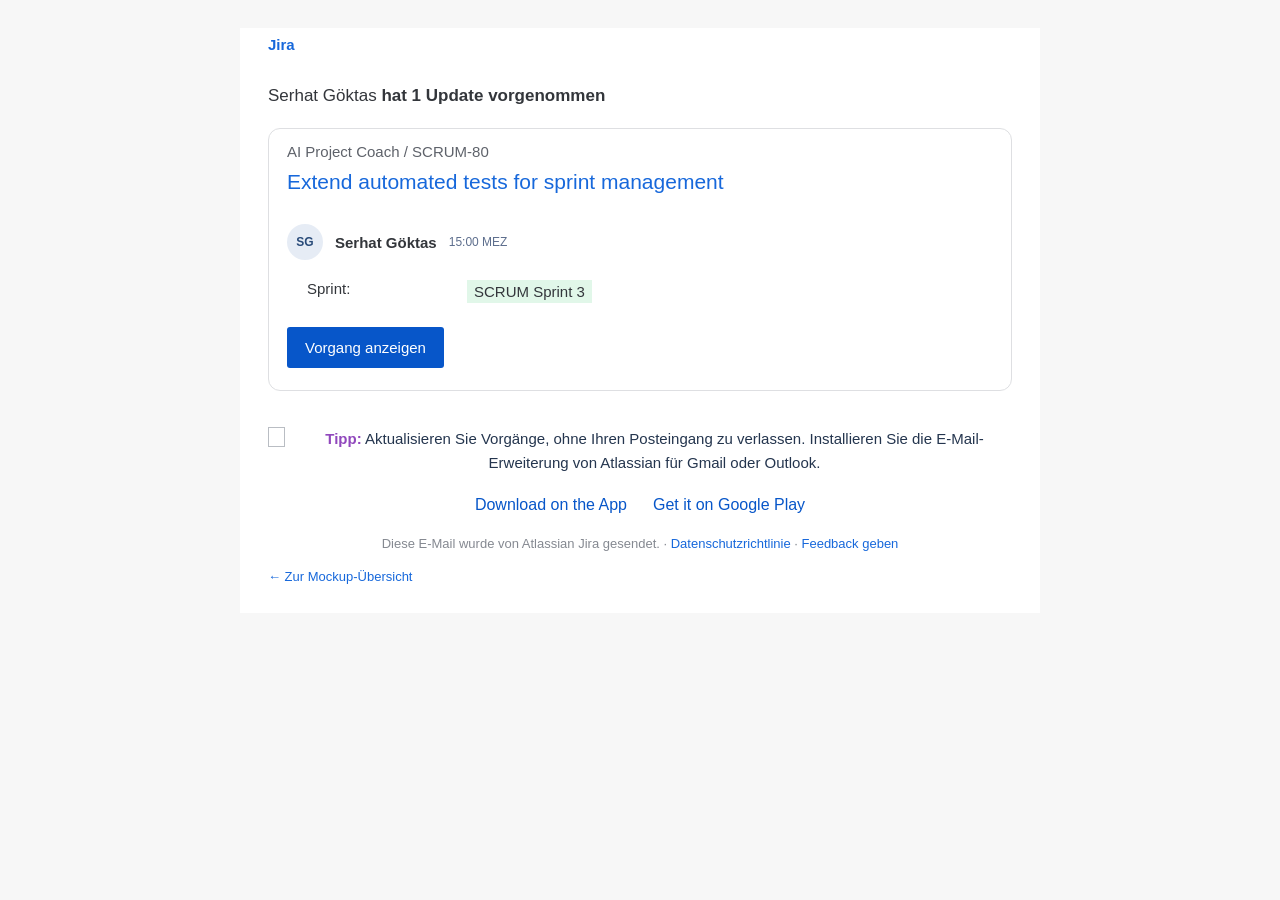
<file: frontend/jira-mockups/email-scrum-80-updated.html>
<!DOCTYPE html>
<html lang="de">
  <head>
    <meta charset="UTF-8" />
    <meta name="viewport" content="width=device-width, initial-scale=1.0" />
    <title>SCRUM-80 aktualisiert · Jira-E-Mail</title>
    <link rel="stylesheet" href="mockups.css" />
  </head>
  <body class="email-page">
    <main class="email-message">
      <div class="email-logo" aria-label="Jira">Jira</div>
      <p class="notification-heading">Serhat Göktas <strong>hat 1 Update vorgenommen</strong></p>
      <article class="notification-card">
        <p class="notification-project">AI Project Coach / SCRUM-80</p>
        <a class="notification-title" href="scrum-80.html">Extend automated tests for sprint management</a>
        <div class="notification-author">
          <span class="email-avatar" aria-hidden="true">SG</span>
          <strong>Serhat Göktas</strong>
          <time class="notification-time" datetime="2026-11-14T15:00">15:00 MEZ</time>
        </div>
        <dl class="email-fields update-fields">
          <dt>Sprint:</dt><dd><span class="sprint-change">SCRUM Sprint 3</span></dd>
        </dl>
        <a class="email-button" href="scrum-80.html">Vorgang anzeigen</a>
      </article>
      <div class="email-tip"><span><strong>Tipp:</strong> Aktualisieren Sie Vorgänge, ohne Ihren Posteingang zu verlassen. Installieren Sie die E-Mail-Erweiterung von Atlassian für Gmail oder Outlook.</span></div>
      <div class="email-downloads"><span>Download on the App</span><span>Get it on Google Play</span></div>
      <footer class="email-footer">Diese E-Mail wurde von Atlassian Jira gesendet. · <a href="#privacy">Datenschutzrichtlinie</a> · <a href="#feedback">Feedback geben</a></footer>
      <a class="email-back" href="index.html">← Zur Mockup-Übersicht</a>
    </main>
  </body>
</html>
</file>
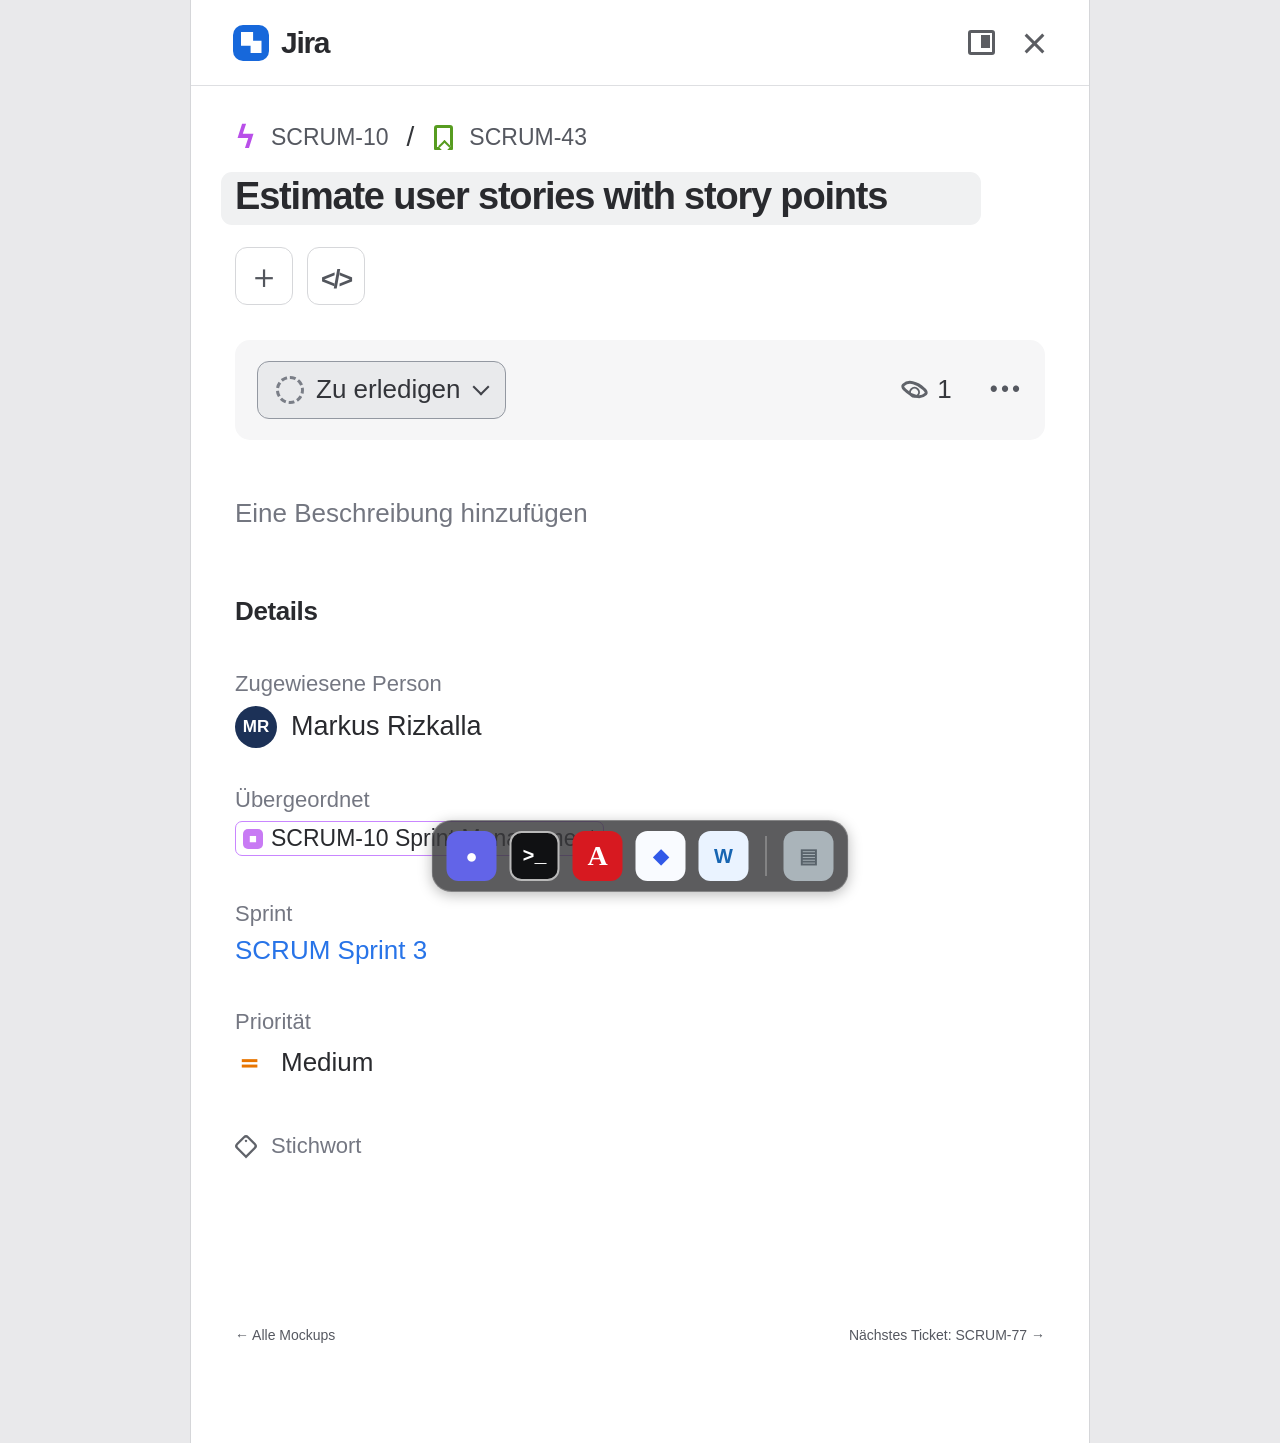
<file: frontend/jira-mockups/scrum-43.html>
<!DOCTYPE html>
<html lang="de">
  <head>
    <meta charset="UTF-8" />
    <meta name="viewport" content="width=device-width, initial-scale=1.0" />
    <title>SCRUM-43 · Jira-Mockup</title>
    <link rel="stylesheet" href="mockups.css" />
  </head>
  <body class="issue-page issue-43">
    <div class="jira-window">
      <header class="jira-header">
        <a class="jira-brand" href="index.html" aria-label="Zur Mockup-Übersicht">
          <span class="jira-logo" aria-hidden="true"><span></span></span>
          <strong>Jira</strong>
        </a>
        <div class="window-actions" aria-hidden="true"><span class="window-expand"></span><span class="window-close"></span></div>
      </header>

      <main class="issue-content">
        <div class="breadcrumbs">
          <span class="type-icon epic" aria-hidden="true">ϟ</span>
          <span>SCRUM-10</span>
          <span class="breadcrumb-divider">/</span>
          <span class="type-icon bookmark" aria-hidden="true"></span>
          <span>SCRUM-43</span>
        </div>

        <h1 class="issue-title title-highlight">Estimate user stories with story points</h1>

        <div class="editor-tools" aria-label="Editor tools">
          <button type="button" aria-label="Hinzufügen">＋</button>
          <button type="button" aria-label="Code einfügen"><span class="code-icon">&lt;/&gt;</span></button>
        </div>

        <div class="status-toolbar">
          <button class="status-button" type="button">
            <span class="status-spinner" aria-hidden="true"></span>
            <span>Zu erledigen</span><span class="chevron" aria-hidden="true"></span>
          </button>
          <div class="issue-actions" aria-label="Ticketaktionen">
            <span class="watchers" aria-label="1 Beobachter"><span class="eye-icon"></span>1</span>
            <span class="more-icon" aria-hidden="true">•••</span>
          </div>
        </div>

        <p class="description-placeholder">Eine Beschreibung hinzufügen</p>

        <section class="details-section">
          <h2>Details</h2>
          <div class="detail">
            <div class="detail-label">Zugewiesene Person</div>
            <div class="assignee"><span class="avatar">MR</span><span>Markus Rizkalla</span></div>
          </div>
          <div class="detail">
            <div class="detail-label">Übergeordnet</div>
            <div class="parent-link"><span class="parent-type" aria-hidden="true">■</span><span>SCRUM-10 Sprint Management</span></div>
          </div>
          <div class="detail">
            <div class="detail-label">Sprint</div>
            <a class="sprint-link" href="#sprint">SCRUM Sprint 3</a>
          </div>
          <div class="detail">
            <div class="detail-label">Priorität</div>
            <div class="priority"><span class="priority-mark" aria-hidden="true">＝</span>Medium</div>
          </div>
          <div class="detail keyword-detail">
            <div class="detail-label"><span class="tag-icon" aria-hidden="true"></span>Stichwort</div>
          </div>
        </section>
      </main>
      <footer class="mockup-footer"><a href="index.html">← Alle Mockups</a><a href="scrum-77.html">Nächstes Ticket: SCRUM-77 →</a></footer>
      <div class="system-dock" aria-hidden="true">
        <span class="dock-app discord">●</span><span class="dock-app terminal">&gt;_</span><span class="dock-app pdf">A</span><span class="dock-app blue">◆</span><span class="dock-app word">W</span><span class="dock-separator"></span><span class="dock-app trash">▤</span>
      </div>
    </div>
  </body>
</html>
</file>
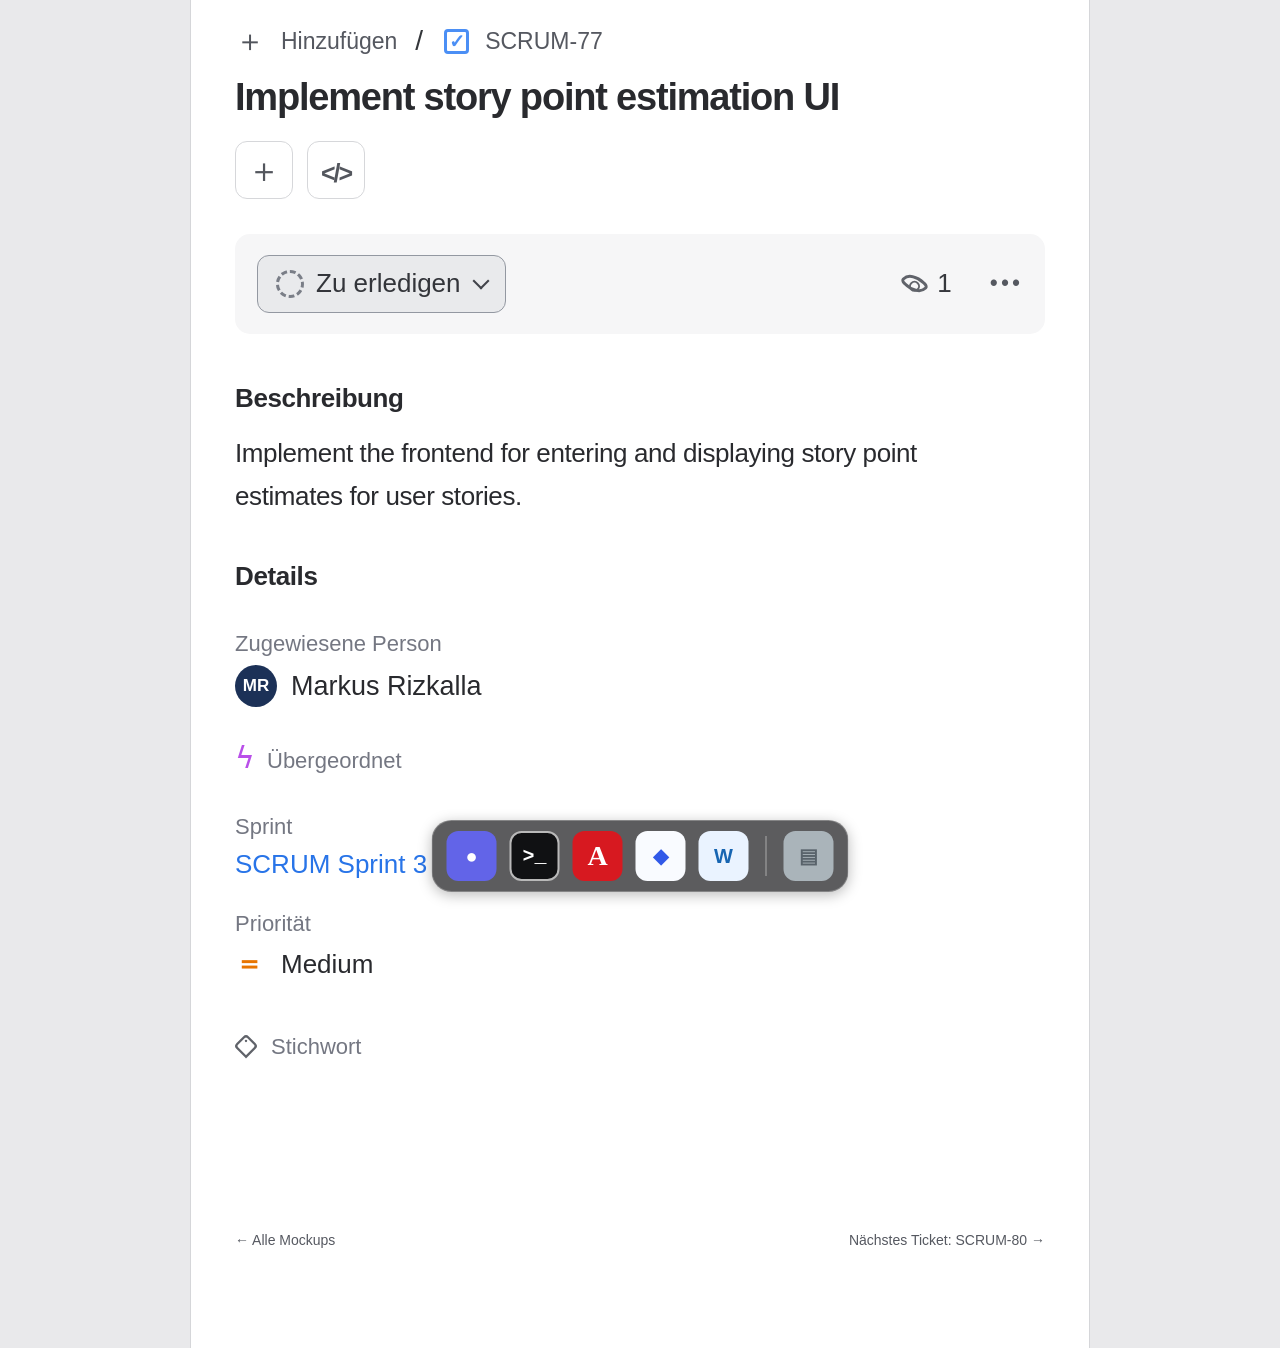
<file: frontend/jira-mockups/scrum-77.html>
<!DOCTYPE html>
<html lang="de">
  <head>
    <meta charset="UTF-8" />
    <meta name="viewport" content="width=device-width, initial-scale=1.0" />
    <title>SCRUM-77 · Jira-Mockup</title>
    <link rel="stylesheet" href="mockups.css" />
  </head>
  <body class="issue-page issue-77">
    <div class="jira-window">
      <header class="jira-header">
        <a class="jira-brand" href="index.html" aria-label="Zur Mockup-Übersicht">
          <span class="jira-logo" aria-hidden="true"><span></span></span>
          <strong>Jira</strong>
        </a>
        <div class="window-actions" aria-hidden="true"><span class="window-expand"></span><span class="window-close"></span></div>
      </header>

      <main class="issue-content">
        <div class="breadcrumbs">
          <span class="add-symbol" aria-hidden="true">＋</span><span>Hinzufügen</span>
          <span class="breadcrumb-divider">/</span>
          <span class="type-icon checkbox-icon" aria-hidden="true">✓</span><span>SCRUM-77</span>
        </div>

        <h1 class="issue-title">Implement story point estimation UI</h1>

        <div class="editor-tools" aria-label="Editor tools">
          <button type="button" aria-label="Hinzufügen">＋</button>
          <button type="button" aria-label="Code einfügen"><span class="code-icon">&lt;/&gt;</span></button>
        </div>

        <div class="status-toolbar">
          <button class="status-button" type="button">
            <span class="status-spinner" aria-hidden="true"></span>
            <span>Zu erledigen</span><span class="chevron" aria-hidden="true"></span>
          </button>
          <div class="issue-actions" aria-label="Ticketaktionen">
            <span class="watchers" aria-label="1 Beobachter"><span class="eye-icon"></span>1</span>
            <span class="more-icon" aria-hidden="true">•••</span>
          </div>
        </div>

        <section class="description-section">
          <h2>Beschreibung</h2>
          <p>Implement the frontend for entering and displaying story point estimates for user stories.</p>
        </section>

        <section class="details-section">
          <h2>Details</h2>
          <div class="detail">
            <div class="detail-label">Zugewiesene Person</div>
            <div class="assignee"><span class="avatar">MR</span><span>Markus Rizkalla</span></div>
          </div>
          <div class="detail parent-empty">
            <div class="detail-label"><span class="parent-lightning" aria-hidden="true">ϟ</span>Übergeordnet</div>
          </div>
          <div class="detail">
            <div class="detail-label">Sprint</div>
            <a class="sprint-link" href="#sprint">SCRUM Sprint 3</a>
          </div>
          <div class="detail">
            <div class="detail-label">Priorität</div>
            <div class="priority"><span class="priority-mark" aria-hidden="true">＝</span>Medium</div>
          </div>
          <div class="detail keyword-detail">
            <div class="detail-label"><span class="tag-icon" aria-hidden="true"></span>Stichwort</div>
          </div>
        </section>
      </main>
      <footer class="mockup-footer"><a href="index.html">← Alle Mockups</a><a href="scrum-80.html">Nächstes Ticket: SCRUM-80 →</a></footer>
      <div class="system-dock" aria-hidden="true">
        <span class="dock-app discord">●</span><span class="dock-app terminal">&gt;_</span><span class="dock-app pdf">A</span><span class="dock-app blue">◆</span><span class="dock-app word">W</span><span class="dock-separator"></span><span class="dock-app trash">▤</span>
      </div>
    </div>
  </body>
</html>
</file>
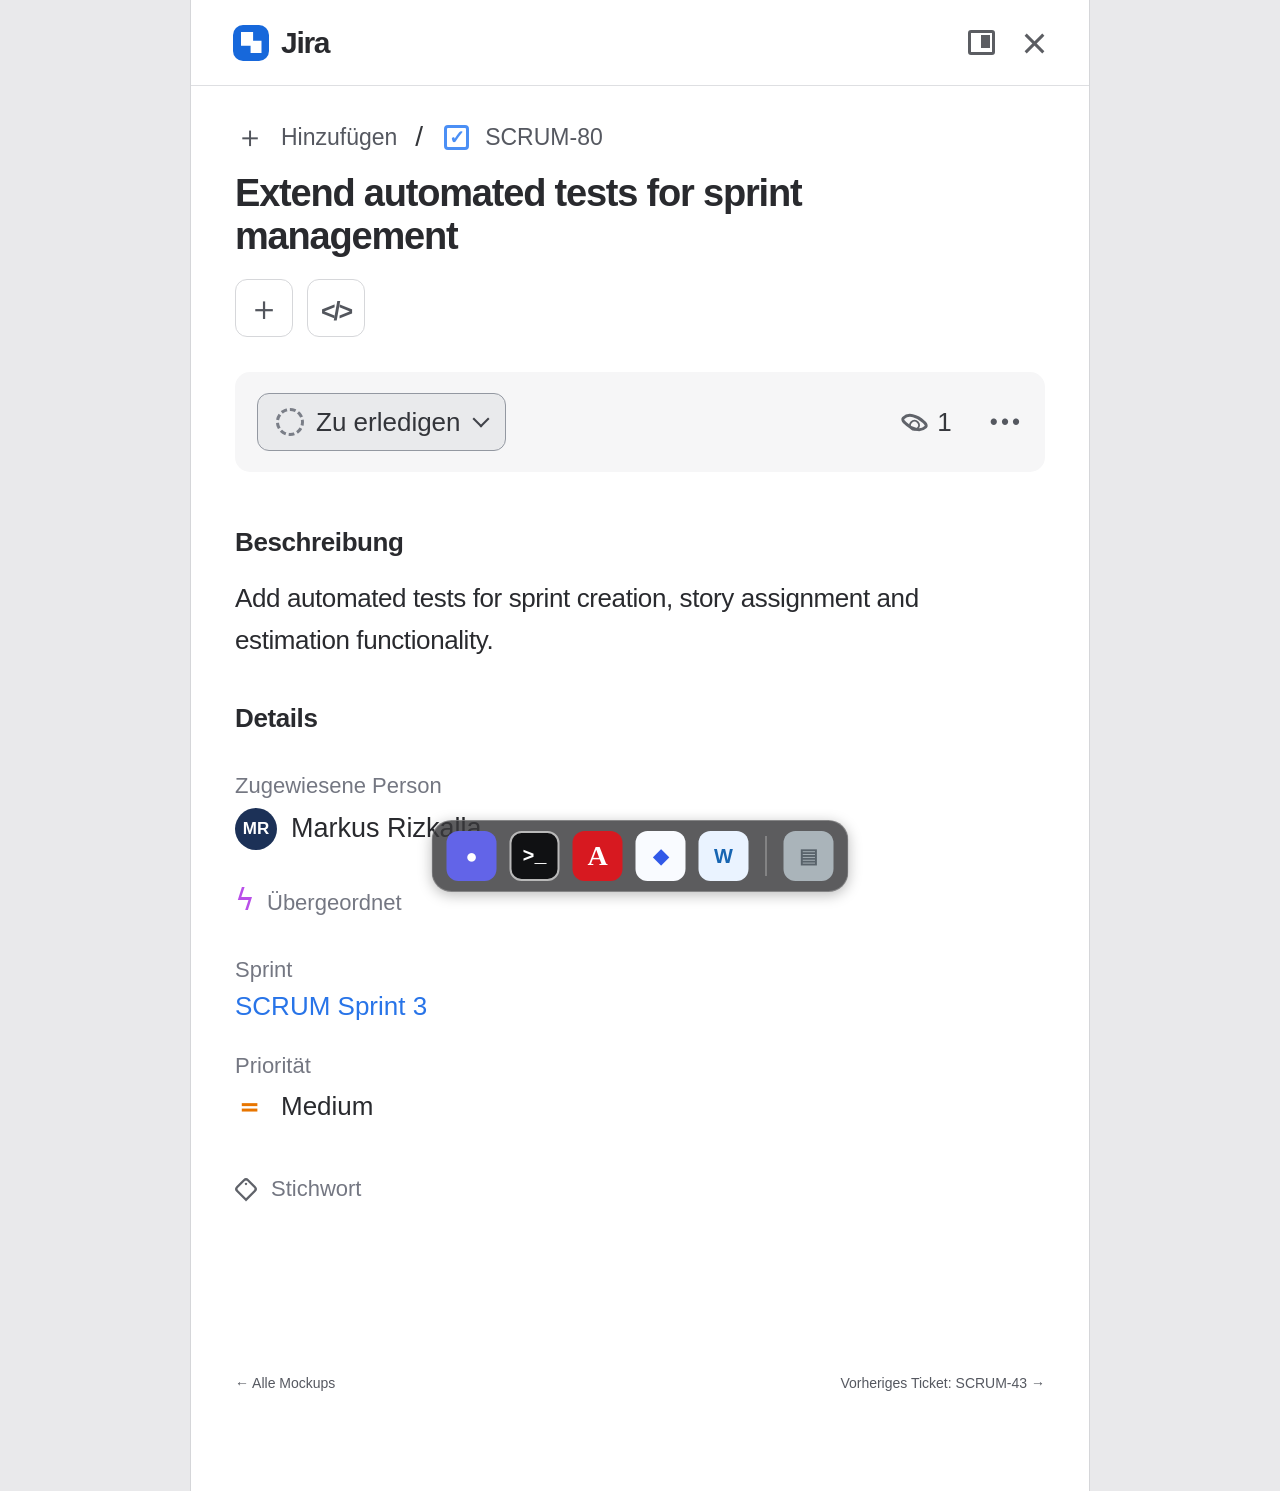
<file: frontend/jira-mockups/scrum-80.html>
<!DOCTYPE html>
<html lang="de">
  <head>
    <meta charset="UTF-8" />
    <meta name="viewport" content="width=device-width, initial-scale=1.0" />
    <title>SCRUM-80 · Jira-Mockup</title>
    <link rel="stylesheet" href="mockups.css" />
  </head>
  <body class="issue-page issue-80">
    <div class="jira-window">
      <header class="jira-header">
        <a class="jira-brand" href="index.html" aria-label="Zur Mockup-Übersicht">
          <span class="jira-logo" aria-hidden="true"><span></span></span>
          <strong>Jira</strong>
        </a>
        <div class="window-actions" aria-hidden="true"><span class="window-expand"></span><span class="window-close"></span></div>
      </header>

      <main class="issue-content">
        <div class="breadcrumbs">
          <span class="add-symbol" aria-hidden="true">＋</span><span>Hinzufügen</span>
          <span class="breadcrumb-divider">/</span>
          <span class="type-icon checkbox-icon" aria-hidden="true">✓</span><span>SCRUM-80</span>
        </div>

        <h1 class="issue-title">Extend automated tests for sprint management</h1>

        <div class="editor-tools" aria-label="Editor tools">
          <button type="button" aria-label="Hinzufügen">＋</button>
          <button type="button" aria-label="Code einfügen"><span class="code-icon">&lt;/&gt;</span></button>
        </div>

        <div class="status-toolbar">
          <button class="status-button" type="button">
            <span class="status-spinner" aria-hidden="true"></span>
            <span>Zu erledigen</span><span class="chevron" aria-hidden="true"></span>
          </button>
          <div class="issue-actions" aria-label="Ticketaktionen">
            <span class="watchers" aria-label="1 Beobachter"><span class="eye-icon"></span>1</span>
            <span class="more-icon" aria-hidden="true">•••</span>
          </div>
        </div>

        <section class="description-section">
          <h2>Beschreibung</h2>
          <p>Add automated tests for sprint creation, story assignment and estimation functionality.</p>
        </section>

        <section class="details-section">
          <h2>Details</h2>
          <div class="detail">
            <div class="detail-label">Zugewiesene Person</div>
            <div class="assignee"><span class="avatar">MR</span><span>Markus Rizkalla</span></div>
          </div>
          <div class="detail parent-empty">
            <div class="detail-label"><span class="parent-lightning" aria-hidden="true">ϟ</span>Übergeordnet</div>
          </div>
          <div class="detail">
            <div class="detail-label">Sprint</div>
            <a class="sprint-link" href="#sprint">SCRUM Sprint 3</a>
          </div>
          <div class="detail">
            <div class="detail-label">Priorität</div>
            <div class="priority"><span class="priority-mark" aria-hidden="true">＝</span>Medium</div>
          </div>
          <div class="detail keyword-detail">
            <div class="detail-label"><span class="tag-icon" aria-hidden="true"></span>Stichwort</div>
          </div>
        </section>
      </main>
      <footer class="mockup-footer"><a href="index.html">← Alle Mockups</a><a href="scrum-43.html">Vorheriges Ticket: SCRUM-43 →</a></footer>
      <div class="system-dock" aria-hidden="true">
        <span class="dock-app discord">●</span><span class="dock-app terminal">&gt;_</span><span class="dock-app pdf">A</span><span class="dock-app blue">◆</span><span class="dock-app word">W</span><span class="dock-separator"></span><span class="dock-app trash">▤</span>
      </div>
    </div>
  </body>
</html>
</file>
<file: frontend/css/style.css>
/* Screenshot reference: grayscale panels, a light sidebar, and a two-column dashboard. */
:root {
    color-scheme: light;
    --ink: #262626;
    --muted: #606060;
    --border: #b5b5b5;
    --surface: #fff;
    --background: #e8e8e8;
}
* { box-sizing: border-box; }
body { margin: 0; background: var(--background); color: var(--ink); font-family: Arial, Helvetica, sans-serif; font-size: 14px; line-height: 1.5; }
a { color: inherit; text-underline-offset: 3px; }
[hidden] { display: none !important; }
:focus-visible { outline: 3px solid #444; outline-offset: 4px; }
.skip-link { position: absolute; top: -100px; left: 16px; z-index: 10; padding: 10px 16px; border: 1px solid #777; background: #fff; }
.skip-link:focus { top: 16px; }
.app-layout { display: grid; grid-template-columns: 236px minmax(0, 1fr); min-height: 100vh; }
.sidebar { display: flex; flex-direction: column; gap: 24px; padding: 24px 16px 16px; border-right: 1px solid var(--border); background: #f5f5f5; }
.brand { display: flex; align-items: center; gap: 14px; text-decoration: none; font-size: 16px; font-weight: 700; line-height: 1.3; }
.brand-mark { display: grid; place-items: center; flex-shrink: 0; width: 36px; height: 36px; border-radius: 3px; background: #333; color: #fff; font-size: 18px; }
.brand-caption { display: block; margin-top: 3px; color: var(--muted); font-size: 14px; font-weight: 400; }
.project-selector { padding: 14px; border: 1px solid var(--border); border-radius: 3px; background: #fff; }
.project-selector label { display: block; color: var(--muted); font-size: 12px; text-transform: uppercase; }
.project-selector select { width: 100%; min-height: 34px; padding: 2px 0; border: 0; background: #fff; color: var(--ink); font: inherit; font-weight: 700; }
.project-selector p { margin: 0; color: var(--muted); font-size: 14px; }
.nav-list { display: grid; gap: 6px; list-style: none; padding: 0; margin: 0; }
.nav-link { display: flex; align-items: center; gap: 16px; min-height: 42px; padding: 10px 12px; border-left: 3px solid transparent; text-decoration: none; }
.nav-link:hover { background: #eaeaea; }
.nav-link.is-active { border-left-color: #888; background: #e0e0e0; }
.nav-icon { width: 21px; height: 21px; flex-shrink: 0; }
.sidebar-footer { margin-top: auto; padding: 14px; border: 1px solid var(--border); border-radius: 3px; color: var(--muted); font-size: 14px; }
.sidebar-footer h2 { margin: 0 0 6px; font-size: 14px; font-weight: 400; }
.sidebar-footer p { margin: 0; color: var(--ink); }
.sidebar-footer progress { margin: 14px 0 10px; height: 7px; }
.sidebar-caption { display: block; font-size: 13px; }
.main-layout { display: flex; flex-direction: column; min-width: 0; }
.app-header { display: flex; align-items: center; justify-content: space-between; gap: 20px; min-height: 68px; padding: 12px 24px; border-bottom: 1px solid var(--border); background: #fff; }
.app-header h1 { margin: 0 0 2px; font-size: 20px; font-weight: 700; line-height: 1.25; }
.app-header p { margin: 0; color: var(--muted); font-size: 14px; }
.app-header .request-button { flex-shrink: 0; font-size: 16px; padding: 10px 18px; }
main { width: 100%; margin: 0 auto; padding: 24px; flex: 1; }
/* Section labels remain available to assistive technology; the visible title is in the header. */
.page-heading { position: absolute; width: 1px; height: 1px; padding: 0; margin: -1px; overflow: hidden; clip-path: inset(50%); white-space: nowrap; }
.overview-grid { display: grid; grid-template-columns: repeat(4, minmax(0, 1fr)); gap: 20px; }
.overview-card, .panel, .placeholder-panel { min-width: 0; padding: 20px; border: 1px solid var(--border); border-radius: 3px; background: #fff; }
.overview-card { min-height: 112px; }
.overview-card h3 { margin: 0 0 10px; color: var(--muted); font-size: 16px; font-weight: 400; line-height: 1.35; }
.card-value { margin: 0 0 10px; font-size: 28px; font-weight: 700; line-height: 1.25; }
.card-description { margin: 0; font-size: 14px; color: var(--muted); }
.dashboard-columns { display: grid; grid-template-columns: minmax(0, 2.45fr) minmax(0, 1fr); gap: 20px; margin-top: 20px; }
.dashboard-primary, .dashboard-secondary { display: flex; flex-direction: column; gap: 20px; min-width: 0; }
.panel h3 { margin: 0; font-size: 16px; font-weight: 700; line-height: 1.25; }
.panel-subtitle { margin: 6px 0 20px; color: var(--muted); font-size: 14px; }
.sprint-panel { min-height: 252px; }
.sprint-total { margin: 20px 0 2px; font-size: 36px; font-weight: 700; line-height: 1.3; }
.progress-label { display: flex; flex-wrap: wrap; justify-content: space-between; gap: 8px; color: var(--muted); font-size: 14px; }
progress { display: block; width: 100%; height: 22px; margin: 14px 0 12px; border: 1px solid #999; border-radius: 2px; overflow: hidden; background: #f6f6f6; accent-color: #333; }
progress::-webkit-progress-bar { background: #f6f6f6; }
progress::-webkit-progress-value { background: #333; }
progress::-moz-progress-bar { background: #333; }
.progress-legend { display: flex; flex-wrap: wrap; justify-content: space-between; gap: 8px; font-size: 12px; }
.attention-panel { flex: 1; min-height: 388px; }
.story-list { list-style: none; margin: 0; padding: 0; }
.story-list li { display: grid; grid-template-columns: 70px minmax(0, 1fr) 55px 126px; align-items: center; gap: 16px; padding: 22px 0; border-bottom: 1px solid var(--border); }
.story-points { color: var(--muted); font-size: 14px; }
.status-badge { display: inline-block; padding: 4px 8px; border: 1px solid var(--border); border-radius: 3px; background: #f5f5f5; font-size: 12px; font-weight: 700; }
.risk-badge { display: inline-block; padding: 7px 10px; border-radius: 2px; background: #333; color: #fff; font-size: 13px; font-weight: 700; }
.recommendation-copy { margin: 18px 0; font-size: 16px; }
.panel-copy { margin: 8px 0 0; color: var(--muted); font-size: 14px; }
.panel-action { margin-top: 18px; padding-top: 16px; border-top: 1px solid #999; }
.coach-panel .panel-action .request-button { width: 100%; font-size: 16px; }
.activity-panel { flex: 1; }
.activity-list { list-style: none; margin: 0; padding: 0; }
.activity-list li { padding: 18px 0; border-bottom: 1px solid var(--border); font-size: 14px; }
.study-groups-panel { display: flex; align-items: center; justify-content: space-between; gap: 20px; margin-top: 20px; }
.study-groups-panel .request-button { flex-shrink: 0; }
.back-link { display: inline-block; margin-bottom: 20px; font-size: 14px; }
.placeholder-panel { padding: 48px 24px; text-align: center; }
.placeholder-panel h3 { margin: 0 0 10px; font-size: 20px; }
.placeholder-panel p { max-width: 440px; margin: 0 auto 24px; color: var(--muted); }
.app-footer { display: flex; flex-wrap: wrap; justify-content: space-between; gap: 12px; padding: 18px 28px; color: var(--muted); font-size: 12px; }

/* Join request review uses restrained grayscale styling within the shared layout. */
.join-requests-page .eyebrow { color: #555; }
.requests-demo { padding: 16px 20px; margin-bottom: 20px; border: 1px solid #d6d6d6; border-radius: 2px; background: #f0f0f0; color: #444; font-size: 13px; }
.requests-demo p { margin: 0 0 10px; }
.requests-demo label { display: flex; align-items: flex-start; gap: 8px; cursor: pointer; }
.requests-demo input { margin: 4px 0 0; accent-color: #333; }
.requests-heading { display: flex; flex-wrap: wrap; align-items: baseline; justify-content: space-between; gap: 8px 20px; margin: 26px 0 16px; }
.requests-heading h3 { margin: 0; font-size: 18px; font-weight: 600; }
.requests-heading p { margin: 0; color: #555; font-size: 13px; }
.request-list { display: grid; gap: 16px; list-style: none; padding: 0; margin: 0; }
.request-card { display: flex; align-items: center; justify-content: space-between; gap: 24px; padding: 24px; background: #fff; color: #262626; border: 1px solid #d6d6d6; border-radius: 2px; }
.request-details { min-width: 0; overflow-wrap: anywhere; }
.requester-name { margin: 0 0 10px; font-size: 17px; font-weight: 600; }
.request-details p { margin: 5px 0 0; color: #555; font-size: 14px; }
.request-group { color: #262626; }
.request-status { display: inline-block; padding: 2px 8px; border: 1px solid #ccc; border-radius: 2px; font-size: 12px; color: #333; background: #f4f4f4; }
.request-status[data-status="approved"] { font-weight: 700; border-color: #777; background: #e8e8e8; }
.request-status[data-status="rejected"] { border-style: dashed; }
.request-actions { display: flex; flex-wrap: wrap; gap: 10px; flex-shrink: 0; }
.request-button { display: inline-flex; align-items: center; justify-content: center; text-align: center; text-decoration: none; min-height: 44px; padding: 10px 16px; border: 1px solid #777; border-radius: 2px; background: #fff; color: #262626; font: inherit; font-size: 13px; font-weight: 600; cursor: pointer; }
.request-button:hover:not(:disabled) { background: #ededed; }
.request-button-primary { background: #333; border-color: #333; color: #fff; }
.request-button-primary:hover:not(:disabled) { background: #505050; }
.request-button:disabled { background: #eee; border-color: #d0d0d0; color: #777; cursor: default; }
.join-requests-page :focus-visible { outline-color: #444; }
.request-message { padding: 14px 18px; margin: 0 0 16px; border: 1px solid #888; border-left: 4px solid #555; border-radius: 2px; background: #fff; color: #262626; font-size: 14px; overflow-wrap: anywhere; }
.request-message:empty { display: none; }
.request-message-error { border-left-width: 6px; border-style: dashed; }
.requests-empty { padding: 18px; border: 1px solid #ccc; background: #fff; border-radius: 2px; font-size: 14px; }


/* Shared controls and the remaining PDF mockup screens. */
.sr-only { position: absolute; width: 1px; height: 1px; padding: 0; margin: -1px; overflow: hidden; clip-path: inset(50%); white-space: nowrap; }
input, select, textarea { max-width: 100%; border: 1px solid #999; border-radius: 2px; background: #fff; color: var(--ink); font: inherit; }
input, select { min-height: 38px; padding: 8px 10px; }
input[type="checkbox"] { width: 16px; height: 16px; min-height: 0; padding: 0; flex-shrink: 0; }
textarea { display: block; width: 100%; padding: 12px; resize: vertical; line-height: 1.6; }
button, a, input, select, textarea { -webkit-tap-highlight-color: transparent; }
h4 { margin: 0 0 10px; font-size: 14px; }
h5 { margin: 0 0 6px; font-size: 12px; }
.header-actions, .action-row { display: flex; align-items: center; justify-content: flex-end; flex-wrap: wrap; gap: 8px; }
.app-header .request-button { font-size: 12px; min-height: 36px; padding: 8px 14px; }
.app-header p, .brand-caption { font-size: 11px; }
.overview-card, .panel { padding: 16px; }
.overview-card h3 { font-size: 12px; }
.card-description, .panel-subtitle, .panel-copy, .progress-label, .activity-list li { font-size: 12px; }
.dashboard-columns, .dashboard-primary, .dashboard-secondary, .overview-grid { gap: 16px; }
.dashboard-columns { margin-top: 16px; }
.story-list li { font-size: 13px; grid-template-columns: 56px minmax(0, 1fr) 44px 110px; gap: 12px; }
.story-points, .status-badge { font-size: 11px; }
.recommendation-copy { font-size: 14px; }
.progress-legend { font-size: 11px; }
.sprint-panel progress { height: 18px; }
.sidebar-footer { font-size: 12px; }
.sidebar-caption { font-size: 11px; }
.toolbar { display: flex; align-items: center; flex-wrap: wrap; gap: 8px; margin-bottom: 18px; }
.toolbar-summary { margin: 0 0 0 auto; color: var(--muted); font-size: 12px; }
.search-field { width: min(320px, 100%); }
.search-field input { width: 100%; }
.table-panel { border: 1px solid var(--border); border-radius: 2px; background: #fff; overflow-x: auto; }
table { border-collapse: collapse; width: 100%; text-align: left; }
th { padding: 14px; background: #f5f5f5; color: var(--muted); font-size: 11px; text-transform: uppercase; }
td { padding: 22px 14px; border-top: 1px solid var(--border); font-size: 12px; }
td:nth-child(2) { min-width: 240px; }
.table-link { white-space: nowrap; font-size: 11px; }
.table-footer, .empty-notice { margin: 0; padding: 20px 14px; color: var(--muted); font-size: 12px; }
.table-footer { border-top: 1px solid var(--border); }
.stack { display: flex; flex-direction: column; gap: 16px; min-width: 0; }
.grow { flex: 1; }
.assistant-grid { display: grid; grid-template-columns: minmax(0, 2fr) minmax(0, 3fr); gap: 16px; min-height: 740px; }
.assistant-grid select { width: 100%; }
.field-label { display: block; margin: 14px 0 6px; font-size: 12px; font-weight: 700; }
.field-help { margin: 8px 0; font-size: 11px; color: var(--muted); }
.field-help span { float: right; }
.full-width { width: 100%; }
.draft-story { padding: 16px; margin-bottom: 16px; border: 1px solid #999; background: #f5f5f5; }
.draft-story textarea { border: 0; padding: 0; background: transparent; font-size: 18px; }
.draft-story h4 { text-transform: uppercase; font-size: 11px; }
.panel-heading { display: flex; align-items: baseline; justify-content: space-between; flex-wrap: wrap; gap: 8px; margin: 0 0 12px; }
.criteria-list { list-style: none; margin: 0; padding: 0; }
.criteria-list li { position: relative; margin: 12px 0; padding-left: 22px; font-size: 12px; }
.criteria-list li::before { content: ''; position: absolute; left: 0; top: 3px; width: 12px; height: 12px; border: 1px solid #999; }
.muted { color: var(--muted); font-size: 11px; }
.selected-story { margin-bottom: 16px; min-height: 240px; }
.selected-story-grid { display: grid; grid-template-columns: minmax(0, 1.7fr) minmax(0, 1fr); gap: 24px; margin-top: 12px; }
.selected-story-grid > div + div { border-left: 1px solid var(--border); padding-left: 24px; }
.selected-story-grid h4 { font-size: 18px; }
.selected-story-grid p { font-size: 13px; }
.selected-story-grid > div + div h4 { font-size: 12px; }
.compact li { margin: 8px 0; font-size: 11px; }
.planning-grid { display: grid; grid-template-columns: minmax(0, 2.7fr) minmax(0, 1fr); gap: 16px; }
.estimate-grid { display: grid; grid-template-columns: repeat(4, minmax(0, 1fr)); gap: 8px; }
.estimate-card { padding: 12px 8px; border: 1px solid var(--border); border-radius: 2px; background: #f5f5f5; text-align: center; }
.avatar { display: inline-grid; place-items: center; min-width: 28px; min-height: 28px; padding: 3px; border: 1px solid #999; background: #e0e0e0; color: #262626; font-size: 10px; font-weight: 700; }
.estimate-card p { margin: 8px 0 4px; font-size: 12px; }
.estimate-card strong { display: block; font-size: 24px; }
.vote-fieldset { margin: 16px 0 0; padding: 12px 0 0; border: 0; border-top: 1px solid var(--border); }
.vote-fieldset legend { padding: 0 8px 0 0; font-size: 12px; font-weight: 700; }
.vote-fieldset p { margin: 0 0 10px; text-align: right; color: var(--muted); font-size: 11px; }
.vote-options { display: grid; grid-template-columns: repeat(7, minmax(0, 1fr)); gap: 8px; }
.vote-button { padding: 8px; }
.vote-button[aria-pressed="true"] { background: #333; color: #fff; }
.estimate-suggestion { display: grid; justify-items: center; padding: 20px; margin-bottom: 16px; border: 1px solid #999; background: #f5f5f5; }
.estimate-suggestion h4 { font-size: 11px; text-transform: uppercase; }
.estimate-suggestion strong { font-size: 44px; }
.estimate-suggestion span { font-size: 12px; color: var(--muted); }
.board-grid { display: grid; grid-template-columns: repeat(4, minmax(0, 1fr)); gap: 12px; }
.board-column { display: flex; flex-direction: column; gap: 8px; padding: 12px; min-width: 0; min-height: 720px; background: #f5f5f5; border: 1px solid var(--border); border-radius: 2px; }
.board-column > h3 { margin: 0 0 8px; font-size: 14px; }
.column-count { margin-left: 5px; padding: 2px 6px; background: #ddd; font-size: 12px; }
.board-column > .field-help { margin: -6px 0 4px; }
.board-card { padding: 8px; border: 1px solid #aaa; border-radius: 2px; background: #fff; }
.board-card-meta { display: flex; align-items: center; justify-content: space-between; gap: 8px; font-size: 10px; color: var(--muted); }
.board-card h4, .board-card > a { display: block; margin: 5px 0 8px; font-size: 12px; line-height: 1.4; font-weight: 600; overflow-wrap: anywhere; }
.board-card .avatar { min-width: 24px; min-height: 24px; font-size: 9px; }
.board-card .risk-badge { padding: 3px 5px; font-size: 10px; }
.column-add { margin-top: auto; padding-top: 16px; text-align: center; font-size: 11px; color: var(--muted); }
.retro-grid { display: grid; grid-template-columns: minmax(0, 1fr) minmax(0, 1.9fr); gap: 16px; margin-top: 16px; min-height: 650px; }
.analysis-grid { display: grid; grid-template-columns: repeat(2, minmax(0, 1fr)); gap: 24px; }
.analysis-grid h4 { margin: 0 0 10px; }
.analysis-card { padding: 12px; margin-bottom: 12px; border: 1px solid var(--border); background: #f5f5f5; }
.analysis-card p, .improvement-list p { margin: 8px 0 0; font-size: 12px; color: var(--muted); }
.improvement-list { list-style: none; counter-reset: improvement; padding: 0; margin: 12px 0 20px; }
.improvement-list li { counter-increment: improvement; position: relative; padding: 12px 12px 12px 46px; margin-bottom: 12px; border: 1px solid #888; }
.improvement-list li::before { content: counter(improvement); position: absolute; top: 12px; left: 12px; width: 24px; height: 24px; display: grid; place-items: center; background: #333; color: #fff; font-weight: 700; }
.signal-list { margin: 0; }
.signal-list > div { display: flex; justify-content: space-between; gap: 12px; padding: 14px 0; border-bottom: 1px solid var(--border); font-size: 12px; }
.signal-list dt { color: var(--muted); }
.signal-list dd { margin: 0; font-weight: 700; }
.spaced-button { margin-top: 8px; }
dialog { width: min(540px, calc(100% - 32px)); max-height: calc(100vh - 40px); padding: 24px; border: 1px solid #888; border-radius: 3px; color: var(--ink); }
dialog::backdrop { background: #0006; }
dialog h2 { margin-top: 0; font-size: 20px; }
.form-grid { display: grid; grid-template-columns: repeat(2, minmax(0, 1fr)); gap: 16px; }
.form-grid input, .form-grid select { width: 100%; }

/* Manual user story form. */
#new-story-title { width: 100%; }
.story-field-error { margin: 6px 0; font-size: 12px; font-weight: 600; }
.story-field-error:empty { display: none; }
.criterion-entry { display: flex; flex-wrap: wrap; gap: 8px; }
.criterion-entry input { flex: 1 1 200px; min-width: 0; }
.manual-story-criteria { list-style: none; margin: 12px 0; padding: 0; }
.manual-story-criteria li { display: flex; align-items: flex-start; gap: 12px; padding: 10px 0; border-bottom: 1px solid var(--border); }
.manual-story-criteria span { flex: 1; min-width: 0; overflow-wrap: anywhere; white-space: pre-wrap; }
.manual-story-criteria button { flex-shrink: 0; }
.story-demo-controls { margin-top: 16px; font-size: 12px; }
.story-demo-controls summary { cursor: pointer; }
.story-demo-toggle { display: flex; align-items: flex-start; gap: 8px; margin-top: 10px; }
.story-demo-toggle input { margin-top: 2px; accent-color: #333; }
#story-form [aria-invalid="true"] { border: 2px solid #444; }

/* Project management reuses the workspace panels, buttons, and feedback styles. */
.project-overview-link { display: inline-block; margin-top: 10px; font-size: 12px; }
.project-overview-link.is-active { font-weight: 700; }
.project-demo-note { margin: 0 0 18px; color: var(--muted); font-size: 12px; }
.project-count { flex: 1; margin: 0; color: var(--muted); font-size: 13px; }
.project-grid { display: grid; grid-template-columns: repeat(2, minmax(0, 1fr)); gap: 16px; list-style: none; margin: 0; padding: 0; }
.project-card { display: flex; flex-direction: column; align-items: flex-start; overflow-wrap: anywhere; }
.project-card.is-selected { padding: 15px; border: 2px solid #555; }
.project-card h3 { margin: 0; font-size: 16px; line-height: 1.4; }
.project-card .panel-heading { width: 100%; }
.project-card .panel-copy { flex: 1; margin: 0 0 20px; white-space: pre-wrap; }
.project-card .request-button { margin-top: auto; }
.project-details { margin-top: 20px; overflow-wrap: anywhere; }
.project-details .panel-copy { white-space: pre-wrap; }
.project-details .request-button { margin-top: 12px; }
.project-empty { padding: 36px 20px; margin-bottom: 20px; text-align: center; }
.project-empty p { color: var(--muted); }
.project-demo-controls { padding: 16px; margin-top: 24px; border: 1px solid var(--border); border-radius: 3px; background: #f5f5f5; font-size: 12px; }
.project-demo-controls summary { cursor: pointer; font-weight: 600; }
.project-demo-controls .toolbar { margin: 14px 0; }
.project-failure-toggle { display: flex; align-items: flex-start; gap: 8px; }
.project-failure-toggle input { margin-top: 2px; accent-color: #333; }
.project-form-fields { min-width: 0; margin: 0; padding: 0; border: 0; }
.project-form-fields input[type="text"] { width: 100%; }
.project-field-error { margin: 8px 0; font-size: 12px; font-weight: 600; }
.project-field-error:empty { display: none; }
#project-name[aria-invalid="true"] { border: 2px solid #444; }
#workspace-project-context { margin-top: 4px; overflow-wrap: anywhere; }
.app-header > div:first-child { min-width: 0; }

/* Sprint planning uses the same panels and form controls as project creation. */
.sprint-management-grid { display: grid; grid-template-columns: repeat(2, minmax(0, 1fr)); gap: 16px; }
#sprint-name { width: 100%; }
#planning-sprint { flex: 1; min-width: 0; }
#planning-sprint-name, .sprint-goal { overflow-wrap: anywhere; }
.sprint-goal { white-space: pre-wrap; }
#sprint-form [aria-invalid="true"] { border: 2px solid #444; }
.poker-demo-heading { margin: 28px 0 16px; }
.poker-demo-heading h3 { margin: 0; font-size: 16px; }
@media (max-width: 900px) {
    .sprint-management-grid { grid-template-columns: minmax(0, 1fr); }
}
@media (max-width: 430px) {
    #sprint-form .form-grid { grid-template-columns: minmax(0, 1fr); }
}

@media (max-width: 1250px) {
    .overview-grid { gap: 14px; }
    .overview-card { padding: 16px; }
    .card-value { font-size: 30px; }
    .dashboard-columns { grid-template-columns: minmax(0, 1.8fr) minmax(0, 1fr); }
    .story-list li { grid-template-columns: 60px minmax(0, 1fr) 40px; gap: 10px; }
    .story-list .status-badge { grid-column: 2 / -1; justify-self: start; }
}
@media (max-width: 1050px) {
    .overview-grid { grid-template-columns: repeat(2, minmax(0, 1fr)); }
    .dashboard-columns { grid-template-columns: minmax(0, 1fr); }
    .attention-panel { min-height: 0; }
    .sprint-panel { min-height: 280px; }
}
@media (max-width: 760px) {
    .app-layout { grid-template-columns: minmax(0, 1fr); }
    .sidebar { padding: 20px; gap: 20px; border-right: 0; border-bottom: 1px solid var(--border); }
    .project-selector { max-width: 340px; }
    .sidebar-footer { display: none; }
    .nav-list { grid-template-columns: repeat(2, minmax(0, 1fr)); }
    .nav-link { gap: 10px; padding: 10px; font-size: 14px; }
    .app-header { padding: 20px; }
    main { padding: 20px; }
    .app-footer { padding: 20px; }
}
@media (max-width: 600px) {
    .request-card, .study-groups-panel { align-items: stretch; flex-direction: column; gap: 18px; padding: 20px; }
    .request-actions .request-button { flex: 1; }
    .app-header { align-items: flex-start; flex-direction: column; gap: 12px; }
}
@media (max-width: 430px) {
    .overview-grid { grid-template-columns: minmax(0, 1fr); }
    .story-list li { grid-template-columns: 60px minmax(0, 1fr); }
    .story-list .status-badge { grid-column: 2; }
    .story-points { grid-column: 2; }
}

@media (max-width: 1150px) {
    .planning-grid, .retro-grid { grid-template-columns: minmax(0, 1fr); }
    .analysis-grid { gap: 16px; }
    .board-grid { grid-template-columns: repeat(2, minmax(0, 1fr)); }
    .board-column { min-height: 360px; }
    .estimate-grid { grid-template-columns: repeat(3, minmax(0, 1fr)); }
}
@media (max-width: 900px) {
    .assistant-grid, .selected-story-grid { grid-template-columns: minmax(0, 1fr); }
    .selected-story-grid > div + div { border-left: 0; padding: 16px 0 0; border-top: 1px solid var(--border); }
    .assistant-grid { min-height: 0; }
    .app-header { align-items: flex-start; flex-wrap: wrap; }
    .header-actions { justify-content: flex-start; }
}
@media (max-width: 600px) {
    .analysis-grid, .board-grid { grid-template-columns: minmax(0, 1fr); }
    .project-grid { grid-template-columns: minmax(0, 1fr); }
    .board-column { min-height: 240px; }
    .estimate-grid { grid-template-columns: repeat(2, minmax(0, 1fr)); }
    .vote-options { grid-template-columns: repeat(4, minmax(0, 1fr)); }
    .toolbar-summary { width: 100%; margin: 4px 0; }
    .header-actions { width: 100%; }
    .header-actions .request-button { flex: 1; }
    .action-row { justify-content: flex-start; }
}
</file>
<file: frontend/jira-mockups/mockups.css>
:root {
  color-scheme: light;
  --ink: #292a2e;
  --muted: #696c75;
  --line: #dedfe2;
  --soft: #f5f5f6;
  --blue: #2874e8;
  --purple: #b94fe9;
  --green: #579c20;
  --orange: #e87500;
}

* { box-sizing: border-box; }

html, body { min-height: 100%; margin: 0; }

body {
  background: #e9e9eb;
  color: var(--ink);
  font-family: Arial, Helvetica, sans-serif;
}

a { color: inherit; }
button { font: inherit; }

.jira-window {
  position: relative;
  width: min(100%, 900px);
  min-height: 100vh;
  margin: 0 auto;
  overflow: hidden;
  border-inline: 1px solid #d5d6d9;
  background: #fff;
}

.jira-header {
  height: 86px;
  display: flex;
  align-items: center;
  justify-content: space-between;
  padding: 0 42px;
  border-bottom: 1px solid var(--line);
}

.jira-brand {
  display: inline-flex;
  align-items: center;
  gap: 12px;
  color: var(--ink);
  text-decoration: none;
  font-size: 30px;
  letter-spacing: -1.3px;
}

.jira-logo {
  width: 36px;
  height: 36px;
  display: grid;
  place-items: center;
  border-radius: 10px;
  background: #1768db;
}

.jira-logo span {
  width: 21px;
  height: 21px;
  background: #fff;
  clip-path: polygon(0 0, 60% 0, 60% 42%, 100% 42%, 100% 100%, 48% 100%, 48% 66%, 0 66%);
}

.window-actions { display: flex; align-items: center; gap: 28px; }
.window-expand { width: 27px; height: 25px; border: 3px solid #5b5d62; border-radius: 3px; position: relative; }
.window-expand::after { content: ""; position: absolute; right: 2px; top: 2px; width: 9px; height: 13px; background: #5b5d62; }
.window-close { position: relative; width: 24px; height: 24px; }
.window-close::before, .window-close::after { content: ""; position: absolute; left: 10px; top: 0; width: 3px; height: 25px; background: #5b5d62; }
.window-close::before { transform: rotate(45deg); }
.window-close::after { transform: rotate(-45deg); }

.issue-content { padding: 30px 44px 120px; }
.breadcrumbs { display: flex; align-items: center; gap: 16px; min-height: 42px; margin-bottom: 12px; color: #555860; font-size: 23px; white-space: nowrap; }
.breadcrumb-divider { margin-inline: 2px; color: #34363a; font-size: 28px; }
.type-icon { flex: 0 0 auto; display: inline-grid; place-items: center; }
.type-icon.epic { color: var(--purple); font-size: 30px; font-weight: 700; }
.type-icon.bookmark { width: 19px; height: 25px; margin-left: 2px; border: 3px solid var(--green); border-radius: 3px 3px 1px 1px; position: relative; }
.type-icon.bookmark::after { content: ""; position: absolute; left: 3px; bottom: -1px; width: 7px; height: 7px; background: #fff; border-left: 2px solid var(--green); border-top: 2px solid var(--green); transform: rotate(45deg) translate(2px, 2px); }
.add-symbol { color: #52555c; font-size: 30px; line-height: 1; }
.checkbox-icon { width: 25px; height: 25px; margin-left: 3px; border: 3px solid #4b8ff5; border-radius: 4px; color: #4b8ff5; font-size: 19px; font-weight: 700; line-height: 1; }

.issue-title { margin: 14px 0 22px; max-width: 760px; font-size: 38px; line-height: 1.12; letter-spacing: -1.2px; font-weight: 700; }
.title-highlight { padding: 3px 14px 7px; margin-left: -14px; border-radius: 11px; background: #f0f1f2; }

.editor-tools { display: flex; gap: 14px; margin: 0 0 35px; }
.editor-tools button { width: 58px; height: 58px; border: 1px solid #d6d7da; border-radius: 12px; background: #fff; color: #53565d; font-size: 34px; line-height: 1; }
.editor-tools button .code-icon { font-size: 25px; font-weight: 700; letter-spacing: -2px; }

.status-toolbar { min-height: 100px; display: flex; align-items: center; justify-content: space-between; gap: 20px; padding: 18px 22px; margin-bottom: 58px; border-radius: 15px; background: #f6f6f7; }
.status-button { display: flex; align-items: center; gap: 12px; min-height: 58px; padding: 0 18px; border: 1px solid #9398a1; border-radius: 12px; background: #e9eaec; color: #33353a; font-size: 26px; white-space: nowrap; }
.status-spinner { width: 28px; height: 28px; flex: 0 0 auto; border: 3px dashed #7a7e87; border-radius: 50%; }
.chevron { width: 12px; height: 12px; margin-left: 2px; border-right: 2px solid #41434a; border-bottom: 2px solid #41434a; transform: translateY(-3px) rotate(45deg); }
.issue-actions { display: flex; align-items: center; gap: 38px; color: #555860; }
.watchers { display: inline-flex; align-items: center; gap: 10px; font-size: 26px; color: #36383d; }
.eye-icon { width: 25px; height: 17px; border: 3px solid #60636a; border-radius: 75% 20%; transform: rotate(45deg); position: relative; }
.eye-icon::after { content: ""; position: absolute; width: 7px; height: 7px; left: 6px; top: 2px; border: 2px solid #60636a; border-radius: 50%; }
.more-icon { font-size: 23px; letter-spacing: 3px; white-space: nowrap; }

.description-placeholder { margin: 0 0 66px; color: #737680; font-size: 26px; }
.description-section { margin: -4px 0 56px; }
.description-section h2, .details-section h2 { margin: 0 0 18px; font-size: 26px; line-height: 1.25; font-weight: 600; letter-spacing: -.4px; }
.description-section p { margin: 0; max-width: 700px; font-size: 26px; line-height: 1.65; letter-spacing: -.4px; }
.details-section { margin-top: 0; }
.details-section h2 { margin-bottom: 26px; }
.detail { min-height: 112px; display: flex; flex-direction: column; justify-content: center; align-items: flex-start; gap: 8px; }
.detail-label { color: #747782; font-size: 22px; line-height: 1.25; }
.assignee { display: flex; align-items: center; gap: 14px; font-size: 27px; }
.avatar { width: 42px; height: 42px; display: inline-grid; place-items: center; border-radius: 50%; background: #1c3157; color: #fff; font-size: 17px; font-weight: 700; }
.parent-link { display: inline-flex; align-items: center; gap: 8px; padding: 3px 7px; border: 1px solid #c986ff; border-radius: 7px; font-size: 23px; }
.parent-type { width: 20px; height: 20px; display: inline-grid; place-items: center; border-radius: 5px; background: #c87af4; color: #fff; font-size: 13px; }
.parent-lightning { margin-right: 12px; color: var(--purple); font-size: 30px; }
.sprint-link { color: var(--blue); font-size: 26px; text-decoration: none; }
.priority { display: flex; align-items: center; gap: 18px; font-size: 26px; }
.priority-mark { color: var(--orange); font-size: 28px; font-weight: 700; }
.keyword-detail { min-height: 90px; }
.keyword-detail .detail-label { display: flex; align-items: center; gap: 14px; }
.tag-icon { width: 22px; height: 22px; display: inline-block; border: 3px solid #60636a; border-radius: 5px 5px 5px 0; transform: rotate(-45deg) scale(.8); position: relative; }
.tag-icon::after { content: ""; position: absolute; right: 2px; top: 2px; width: 3px; height: 3px; border-radius: 50%; background: #60636a; }

.mockup-footer { display: flex; justify-content: space-between; gap: 14px; padding: 16px 44px 100px; color: #555860; font-size: 14px; }
.mockup-footer a { text-decoration: none; }
.mockup-footer a:hover { text-decoration: underline; }
.system-dock { position: fixed; z-index: 2; bottom: 8px; left: 50%; display: flex; align-items: center; gap: 13px; padding: 10px 14px; border: 1px solid rgba(255,255,255,.25); border-radius: 20px; background: rgba(57,57,59,.82); box-shadow: 0 3px 14px #0004; transform: translateX(-50%); }
.dock-app { width: 50px; height: 50px; display: grid; place-items: center; border-radius: 12px; color: #fff; font-size: 20px; font-weight: 700; }
.dock-app.discord { background: #6264e8; }
.dock-app.terminal { border: 2px solid #b9b9b9; background: #101113; font-family: monospace; }
.dock-app.pdf { background: #d71920; font-family: Georgia, serif; font-size: 28px; }
.dock-app.blue { background: #f9fbff; color: #3159e8; }
.dock-app.word { background: #eaf3ff; color: #1765b2; }
.dock-app.trash { background: #aab4ba; color: #59636b; }
.dock-separator { height: 40px; margin-inline: 4px; border-left: 1px solid #aaa; }

.gallery-page { min-height: 100vh; padding: 48px 20px; background: #f4f5f7; }
.gallery { width: min(760px, 100%); margin: 0 auto; }
.gallery-header { margin-bottom: 28px; }
.gallery-brand { color: #1768db; font-size: 14px; font-weight: 700; text-decoration: none; }
.gallery-header h1 { margin: 24px 0 8px; font-size: 32px; }
.gallery-header p { color: #656a73; }
.gallery-section { margin-top: 32px; }
.gallery-section h2 { margin: 0 0 14px; font-size: 20px; }
.mockup-list { display: grid; gap: 14px; }
.mockup-link { display: grid; gap: 8px; padding: 20px; border: 1px solid #d9dce1; border-radius: 10px; background: #fff; text-decoration: none; }
.mockup-link:hover { border-color: #2874e8; box-shadow: 0 4px 14px #172b4d18; }
.mockup-key { color: #646a75; font-size: 13px; font-weight: 700; }
.mockup-title { font-size: 18px; font-weight: 600; }
.mockup-open { color: #1768db; font-size: 14px; }

.email-page { min-height: 100vh; padding: 28px 16px; background: #f7f7f7; color: #33363b; font-family: Arial, Helvetica, sans-serif; }
.email-message { width: min(100%, 800px); margin: 0 auto; padding: 8px 28px 28px; background: #fff; }
.email-logo { height: 24px; margin: 0 0 26px; color: #1768db; font-size: 15px; font-weight: 700; }
.notification-heading { margin: 0 0 22px; font-size: 17px; font-weight: 400; }
.notification-card { padding: 14px 18px 22px; border: 1px solid #dedfe2; border-radius: 12px; background: #fff; }
.notification-project { margin: 0 0 8px; color: #5e626a; font-size: 15px; }
.notification-title { display: inline-block; margin: 0 0 28px; color: #1768db; font-size: 21px; line-height: 1.35; text-decoration: none; }
.notification-author { display: flex; align-items: center; gap: 12px; margin-bottom: 20px; font-size: 15px; }
.email-avatar { width: 36px; height: 36px; display: inline-grid; flex: 0 0 auto; place-items: center; border-radius: 50%; background: #e6ecf5; color: #294b79; font-size: 12px; font-weight: 700; }
.notification-author strong { font-size: 15px; }
.notification-time { color: #5d6e8d; font-size: 12px; }
.email-fields { display: grid; grid-template-columns: 150px minmax(0, 1fr); gap: 13px 10px; margin: 0 0 24px 20px; font-size: 15px; }
.email-fields dt { margin: 0; }
.email-fields dd { min-width: 0; margin: 0; overflow-wrap: anywhere; }
.email-status { display: inline-block; padding: 3px 7px; border-radius: 3px; background: #e2e5e9; color: #46556c; font-size: 12px; font-weight: 700; }
.email-button { display: inline-block; padding: 12px 18px; border-radius: 3px; background: #0756c9; color: #fff; font-size: 15px; text-decoration: none; }
.email-button:hover { background: #0648a8; }
.sprint-change { display: inline-block; padding: 3px 7px; background: #e1f7e9; }
.email-tip { display: flex; gap: 12px; align-items: flex-start; margin: 36px 0 22px; color: #24354e; font-size: 15px; line-height: 1.55; text-align: center; }
.email-tip::before { content: ""; width: 15px; height: 18px; flex: 0 0 auto; border: 1px solid #b9bdc3; }
.email-tip strong { color: #9148bd; }
.email-downloads { display: flex; justify-content: center; gap: 26px; margin: 0 0 22px; color: #0756c9; }
.email-footer { color: #858991; font-size: 13px; text-align: center; }
.email-footer a { color: #1768db; text-decoration: none; }
.email-back { display: inline-block; margin: 18px 0 0; color: #1768db; font-size: 13px; text-decoration: none; }

.issue-77 .jira-header { display: none; }
.issue-77 .issue-content { padding-top: 20px; }
.issue-77 .status-toolbar { margin-bottom: 52px; }
.issue-77 .description-section { margin-bottom: 42px; }
.issue-77 .detail { min-height: 100px; }
.issue-77 .parent-empty { min-height: 78px; }
.issue-80 .issue-title { max-width: 720px; }
.issue-80 .description-section { margin-bottom: 40px; }
.issue-80 .detail { min-height: 100px; }
.issue-80 .parent-empty { min-height: 78px; }

@media (max-width: 700px) {
  .email-page { padding: 12px 8px; }
  .email-message { padding: 8px 12px 20px; }
  .notification-card { padding-inline: 12px; }
  .email-fields { grid-template-columns: 112px minmax(0, 1fr); margin-left: 0; }
  .notification-title { font-size: 19px; }
  .email-tip { text-align: left; }
  .jira-header { height: 68px; padding-inline: 20px; }
  .jira-brand { font-size: 25px; }
  .issue-content { padding: 22px 24px 100px; }
  .breadcrumbs { gap: 10px; font-size: 17px; }
  .issue-title { font-size: clamp(30px, 8vw, 40px); }
  .title-highlight { margin-left: -8px; padding-inline: 8px; }
  .editor-tools { margin-bottom: 24px; }
  .editor-tools button { width: 54px; height: 54px; }
  .status-toolbar { min-height: 84px; padding: 12px; margin-bottom: 40px; }
  .status-button { min-height: 50px; padding-inline: 12px; font-size: 19px; }
  .status-spinner { width: 22px; height: 22px; }
  .issue-actions { gap: 18px; }
  .watchers { font-size: 20px; }
  .description-placeholder { margin-bottom: 48px; font-size: 21px; }
  .description-section h2, .details-section h2 { font-size: 22px; }
  .description-section p { font-size: 21px; line-height: 1.5; }
  .detail { min-height: 90px; }
  .detail-label { font-size: 18px; }
  .assignee, .sprint-link, .priority { font-size: 21px; }
  .parent-link { font-size: 17px; }
  .mockup-footer { padding-inline: 24px; }
}

@media (max-width: 420px) {
  .issue-content { padding-inline: 18px; }
  .breadcrumbs { gap: 7px; font-size: 15px; }
  .issue-actions { gap: 12px; }
  .more-icon { font-size: 18px; }
  .status-toolbar { gap: 8px; }
  .status-button { gap: 7px; font-size: 16px; }
  .system-dock { gap: 7px; padding: 8px; }
  .dock-app { width: 40px; height: 40px; }
  .mockup-footer { flex-direction: column; padding-inline: 18px; }
}
</file>
